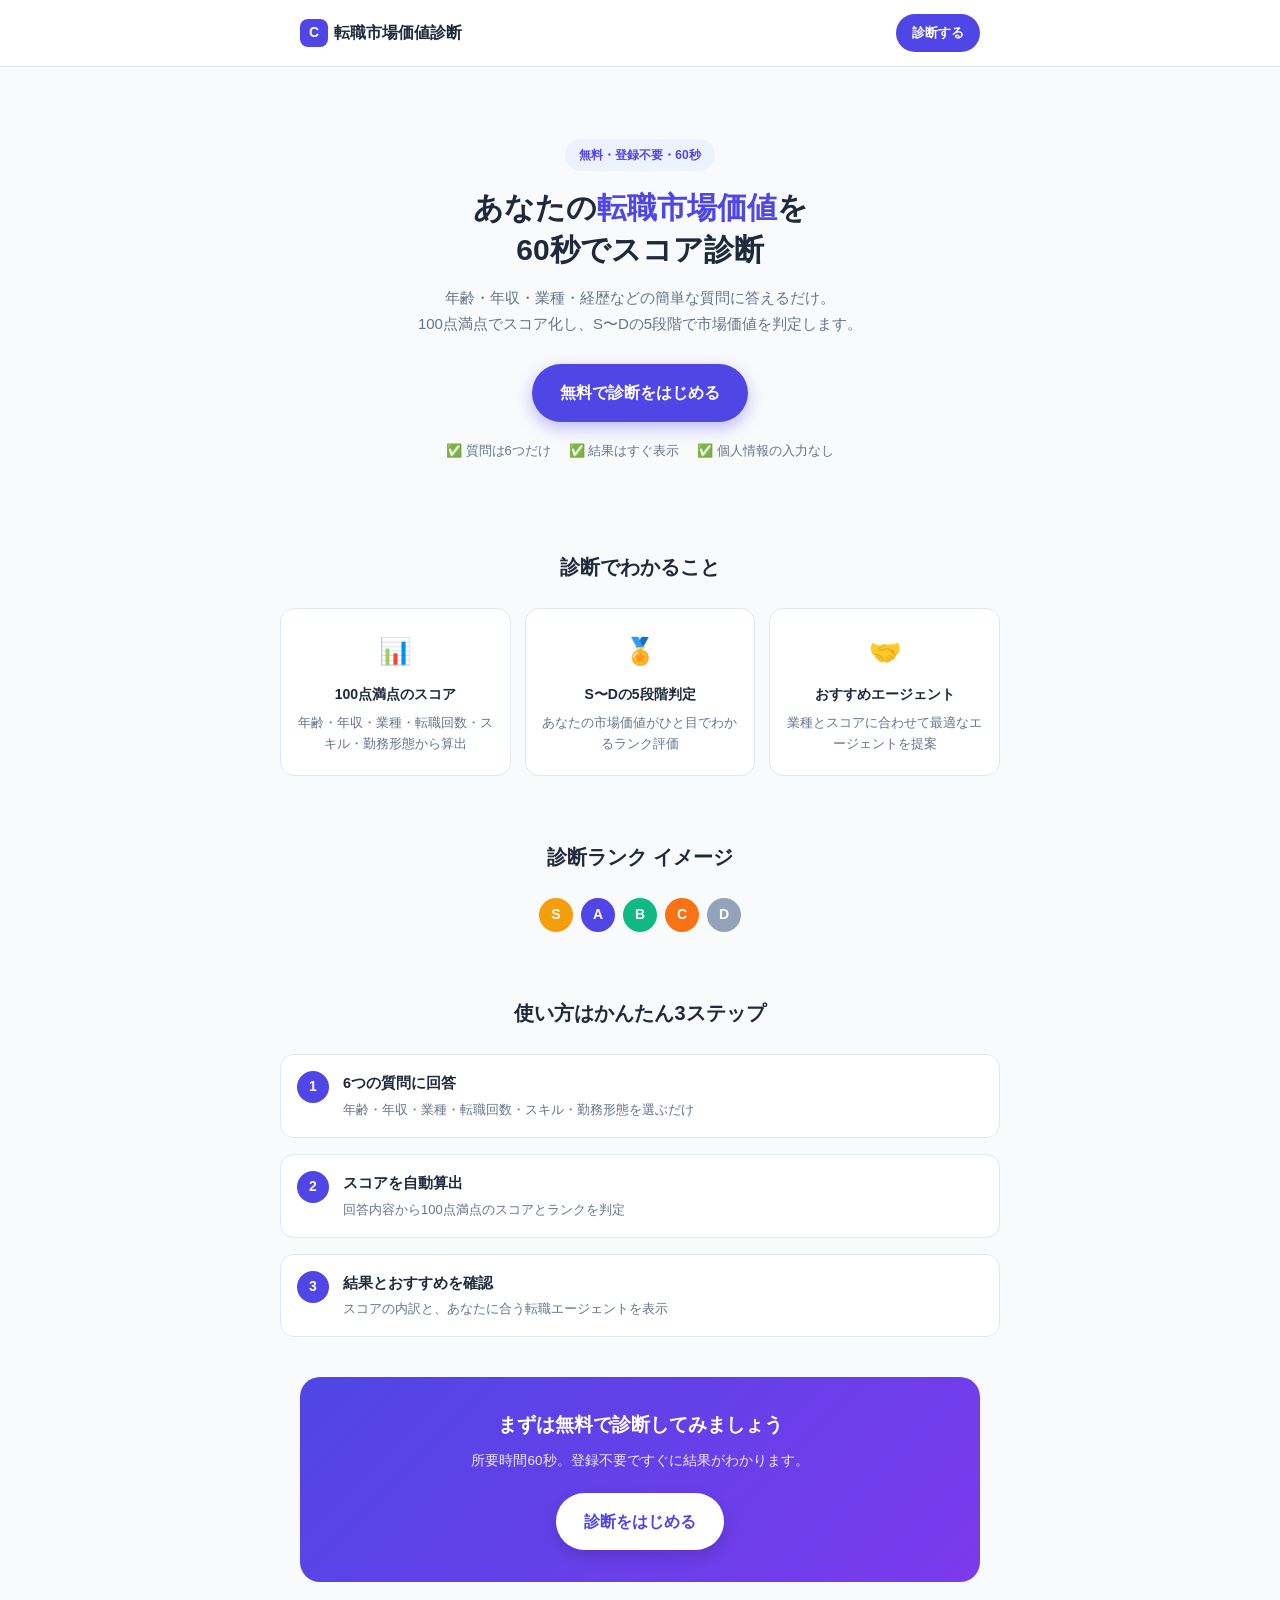
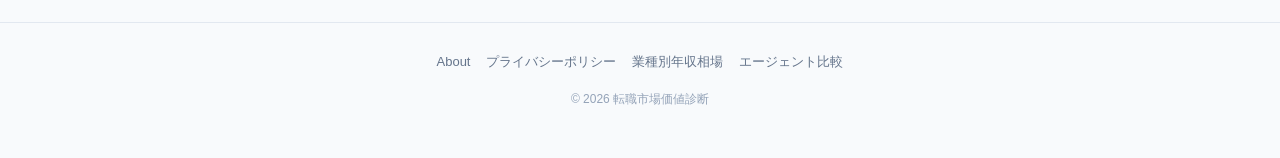
<file: index.html>
<!DOCTYPE html>
<html lang="ja">
<head>
<meta charset="UTF-8">
<meta name="viewport" content="width=device-width, initial-scale=1.0">
<title>転職市場価値診断 | 60秒であなたの市場価値をスコア化</title>
<meta name="description" content="7つの質問に答えるだけで、あなたの転職市場価値をS〜Dの5段階でスコア診断。業種や経歴に合わせたおすすめの転職エージェントもわかります。">
<link rel="stylesheet" href="css/style.css">
</head>
<body>
<div class="page">

  <header class="site-header">
    <div class="site-header__inner">
      <a class="site-logo" href="/">
        <span class="site-logo__mark">C</span>
        転職市場価値診断
      </a>
      <a class="header-cta" href="/diagnosis/">診断する</a>
    </div>
  </header>

  <main class="main">
    <section class="hero container">
      <span class="hero__eyebrow">無料・登録不要・60秒</span>
      <h1 class="hero__title">あなたの<em>転職市場価値</em>を<br>60秒でスコア診断</h1>
      <p class="hero__desc">
        年齢・年収・業種・経歴などの簡単な質問に答えるだけ。<br>
        100点満点でスコア化し、S〜Dの5段階で市場価値を判定します。
      </p>
      <a class="btn btn-primary" href="/diagnosis/">無料で診断をはじめる</a>
      <div class="hero__meta">
        <span>✅ 質問は6つだけ</span>
        <span>✅ 結果はすぐ表示</span>
        <span>✅ 個人情報の入力なし</span>
      </div>
    </section>

    <section class="section container">
      <h2 class="section__title">診断でわかること</h2>
      <div class="card-grid">
        <div class="feature-card">
          <div class="feature-card__icon">📊</div>
          <div class="feature-card__title">100点満点のスコア</div>
          <p class="feature-card__desc">年齢・年収・業種・転職回数・スキル・勤務形態から算出</p>
        </div>
        <div class="feature-card">
          <div class="feature-card__icon">🏅</div>
          <div class="feature-card__title">S〜Dの5段階判定</div>
          <p class="feature-card__desc">あなたの市場価値がひと目でわかるランク評価</p>
        </div>
        <div class="feature-card">
          <div class="feature-card__icon">🤝</div>
          <div class="feature-card__title">おすすめエージェント</div>
          <p class="feature-card__desc">業種とスコアに合わせて最適なエージェントを提案</p>
        </div>
      </div>
    </section>

    <section class="section container">
      <h2 class="section__title">診断ランク イメージ</h2>
      <div class="rank-preview">
        <span class="rank-chip" style="background:var(--rank-s)">S</span>
        <span class="rank-chip" style="background:var(--rank-a)">A</span>
        <span class="rank-chip" style="background:var(--rank-b)">B</span>
        <span class="rank-chip" style="background:var(--rank-c)">C</span>
        <span class="rank-chip" style="background:var(--rank-d)">D</span>
      </div>
    </section>

    <section class="section container">
      <h2 class="section__title">使い方はかんたん3ステップ</h2>
      <div class="steps">
        <div class="step-row">
          <span class="step-row__num">1</span>
          <div>
            <div class="step-row__title">6つの質問に回答</div>
            <p class="step-row__desc">年齢・年収・業種・転職回数・スキル・勤務形態を選ぶだけ</p>
          </div>
        </div>
        <div class="step-row">
          <span class="step-row__num">2</span>
          <div>
            <div class="step-row__title">スコアを自動算出</div>
            <p class="step-row__desc">回答内容から100点満点のスコアとランクを判定</p>
          </div>
        </div>
        <div class="step-row">
          <span class="step-row__num">3</span>
          <div>
            <div class="step-row__title">結果とおすすめを確認</div>
            <p class="step-row__desc">スコアの内訳と、あなたに合う転職エージェントを表示</p>
          </div>
        </div>
      </div>
    </section>

    <section class="container">
      <div class="cta-band">
        <div class="cta-band__title">まずは無料で診断してみましょう</div>
        <p class="cta-band__desc">所要時間60秒。登録不要ですぐに結果がわかります。</p>
        <a class="btn btn-primary" href="/diagnosis/">診断をはじめる</a>
      </div>
    </section>
  </main>

  <footer class="site-footer">
    <nav class="footer-nav container">
      <a href="/about/">About</a>
      <a href="/privacy/">プライバシーポリシー</a>
      <a href="/salary/">業種別年収相場</a>
      <a href="/agent-comparison/">エージェント比較</a>
    </nav>
    <p class="footer-copy">&copy; 2026 転職市場価値診断</p>
  </footer>

</div>
</body>
</html>
</file>
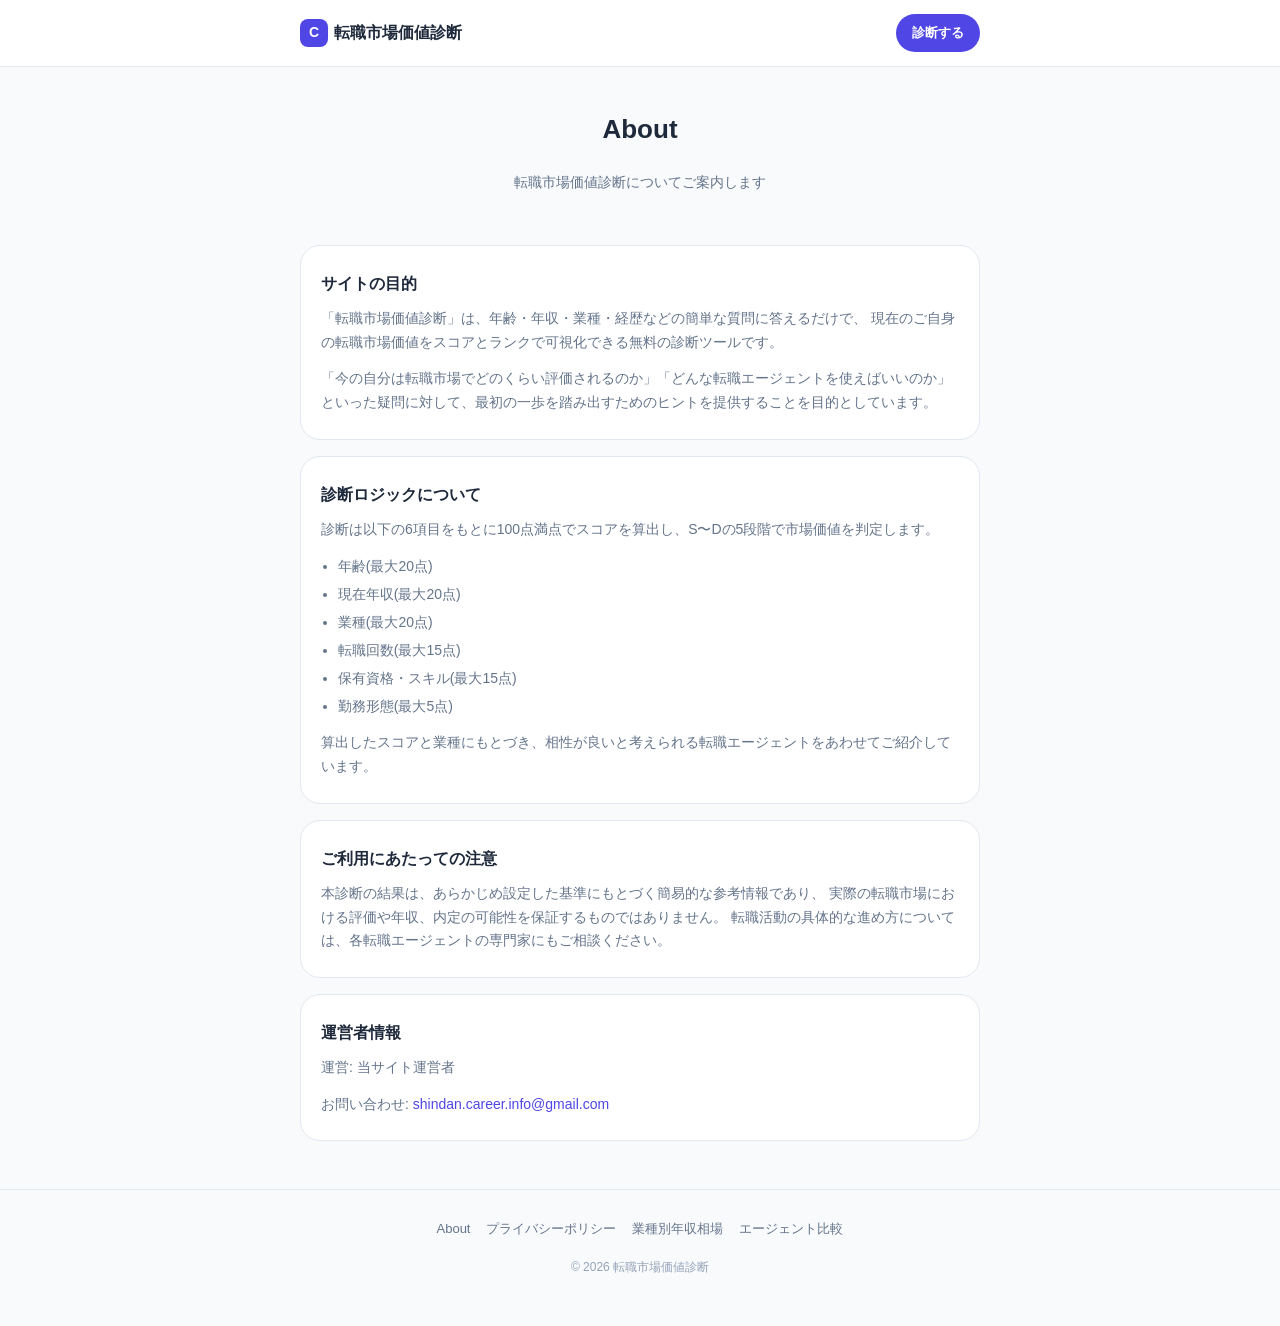
<file: about/index.html>
<!DOCTYPE html>
<html lang="ja">
<head>
<meta charset="UTF-8">
<meta name="viewport" content="width=device-width, initial-scale=1.0">
<title>About | 転職市場価値診断</title>
<meta name="description" content="転職市場価値診断の目的や診断ロジック、運営者情報についてご案内します。">
<link rel="stylesheet" href="../css/style.css">
</head>
<body>
<div class="page">

  <header class="site-header">
    <div class="site-header__inner">
      <a class="site-logo" href="/">
        <span class="site-logo__mark">C</span>
        転職市場価値診断
      </a>
      <a class="header-cta" href="/diagnosis/">診断する</a>
    </div>
  </header>

  <main class="main">
    <div class="container">
      <section class="page-hero">
        <h1 class="page-hero__title">About</h1>
        <p class="page-hero__desc">転職市場価値診断についてご案内します</p>
      </section>

      <section class="section">
        <div class="prose-card">
          <h2>サイトの目的</h2>
          <p>
            「転職市場価値診断」は、年齢・年収・業種・経歴などの簡単な質問に答えるだけで、
            現在のご自身の転職市場価値をスコアとランクで可視化できる無料の診断ツールです。
          </p>
          <p>
            「今の自分は転職市場でどのくらい評価されるのか」「どんな転職エージェントを使えばいいのか」
            といった疑問に対して、最初の一歩を踏み出すためのヒントを提供することを目的としています。
          </p>
        </div>

        <div class="prose-card">
          <h2>診断ロジックについて</h2>
          <p>
            診断は以下の6項目をもとに100点満点でスコアを算出し、S〜Dの5段階で市場価値を判定します。
          </p>
          <ul>
            <li>年齢(最大20点)</li>
            <li>現在年収(最大20点)</li>
            <li>業種(最大20点)</li>
            <li>転職回数(最大15点)</li>
            <li>保有資格・スキル(最大15点)</li>
            <li>勤務形態(最大5点)</li>
          </ul>
          <p>
            算出したスコアと業種にもとづき、相性が良いと考えられる転職エージェントをあわせてご紹介しています。
          </p>
        </div>

        <div class="prose-card">
          <h2>ご利用にあたっての注意</h2>
          <p>
            本診断の結果は、あらかじめ設定した基準にもとづく簡易的な参考情報であり、
            実際の転職市場における評価や年収、内定の可能性を保証するものではありません。
            転職活動の具体的な進め方については、各転職エージェントの専門家にもご相談ください。
          </p>
        </div>

        <div class="prose-card">
          <h2>運営者情報</h2>
          <p>運営: 当サイト運営者</p>
          <p>お問い合わせ: <a href="mailto:shindan.career.info@gmail.com">shindan.career.info@gmail.com</a></p>
        </div>
      </section>
    </div>
  </main>

  <footer class="site-footer">
    <nav class="footer-nav container">
      <a href="/about/">About</a>
      <a href="/privacy/">プライバシーポリシー</a>
      <a href="/salary/">業種別年収相場</a>
      <a href="/agent-comparison/">エージェント比較</a>
    </nav>
    <p class="footer-copy">&copy; 2026 転職市場価値診断</p>
  </footer>

</div>
</body>
</html>
</file>
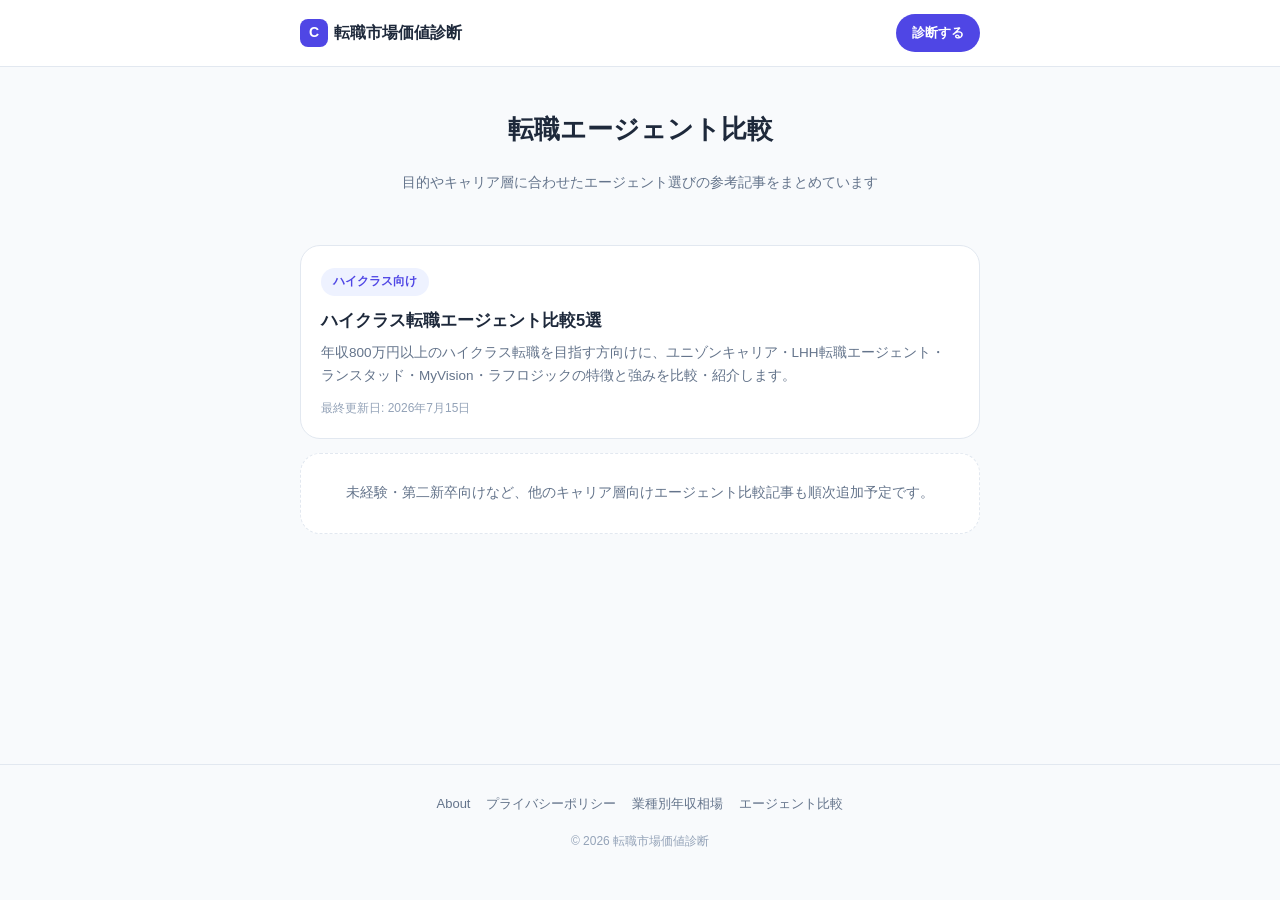
<file: agent-comparison/index.html>
<!DOCTYPE html>
<html lang="ja">
<head>
<meta charset="UTF-8">
<meta name="viewport" content="width=device-width, initial-scale=1.0">
<title>転職エージェント比較 | 転職市場価値診断</title>
<meta name="description" content="転職エージェントの比較記事一覧です。目的やキャリア層に合わせたエージェント選びの参考にしてください。">
<link rel="stylesheet" href="../css/style.css">
</head>
<body>
<div class="page">

  <header class="site-header">
    <div class="site-header__inner">
      <a class="site-logo" href="/">
        <span class="site-logo__mark">C</span>
        転職市場価値診断
      </a>
      <a class="header-cta" href="/diagnosis/">診断する</a>
    </div>
  </header>

  <main class="main">
    <div class="container">
      <section class="page-hero">
        <h1 class="page-hero__title">転職エージェント比較</h1>
        <p class="page-hero__desc">目的やキャリア層に合わせたエージェント選びの参考記事をまとめています</p>
      </section>

      <section class="section">
        <div class="article-list">
          <a class="article-card" href="/agent-comparison/highclass/">
            <span class="article-card__tag">ハイクラス向け</span>
            <div class="article-card__title">ハイクラス転職エージェント比較5選</div>
            <p class="article-card__desc">
              年収800万円以上のハイクラス転職を目指す方向けに、ユニゾンキャリア・LHH転職エージェント・
              ランスタッド・MyVision・ラフロジックの特徴と強みを比較・紹介します。
            </p>
            <div class="article-card__meta">最終更新日: 2026年7月15日</div>
          </a>
        </div>

        <p class="category-empty" style="margin-top:14px;">
          未経験・第二新卒向けなど、他のキャリア層向けエージェント比較記事も順次追加予定です。
        </p>
      </section>
    </div>
  </main>

  <footer class="site-footer">
    <nav class="footer-nav container">
      <a href="/about/">About</a>
      <a href="/privacy/">プライバシーポリシー</a>
      <a href="/salary/">業種別年収相場</a>
      <a href="/agent-comparison/">エージェント比較</a>
    </nav>
    <p class="footer-copy">&copy; 2026 転職市場価値診断</p>
  </footer>

</div>
</body>
</html>
</file>
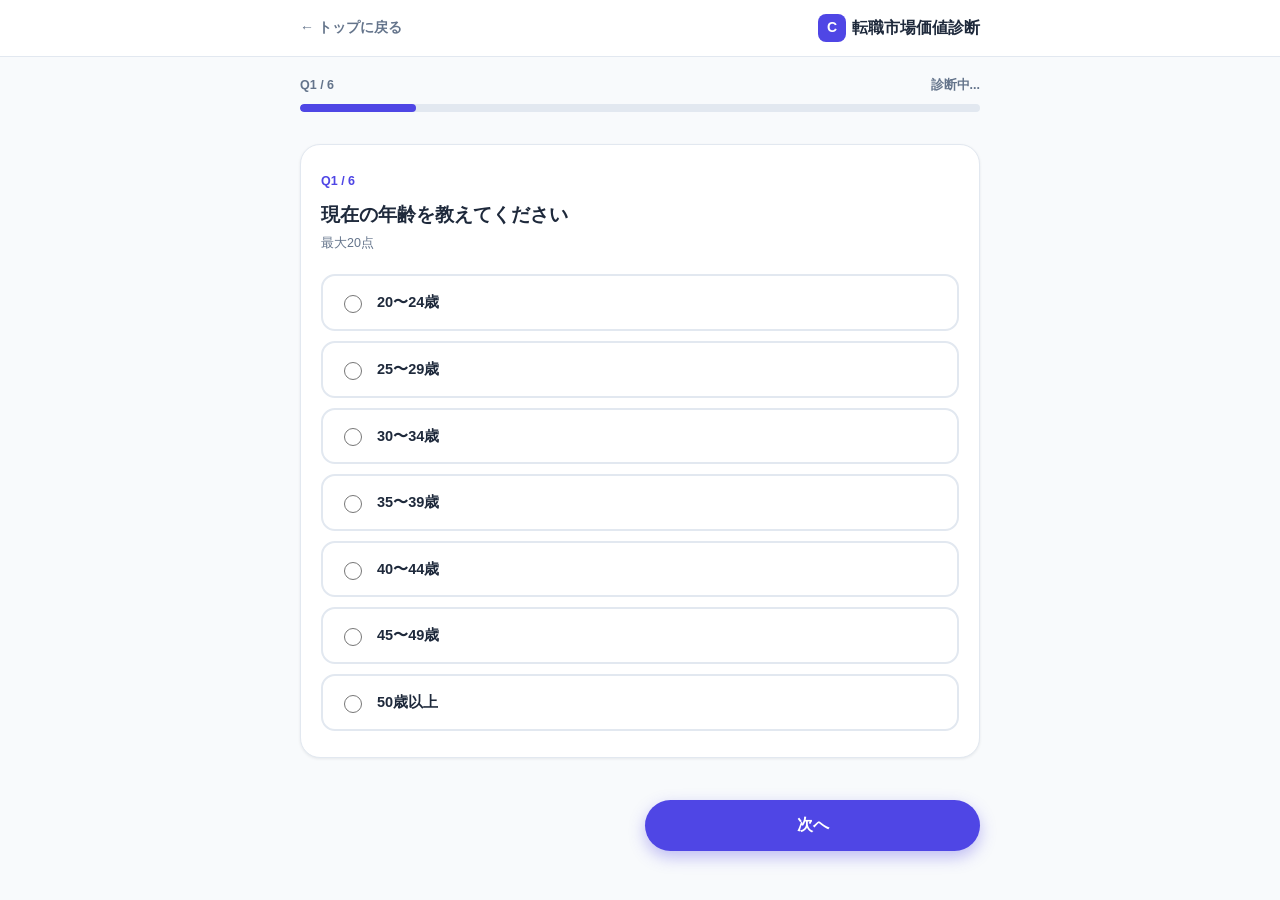
<file: diagnosis/index.html>
<!DOCTYPE html>
<html lang="ja">
<head>
<meta charset="UTF-8">
<meta name="viewport" content="width=device-width, initial-scale=1.0">
<title>診断ツール | 転職市場価値診断</title>
<meta name="description" content="6つの質問に答えて、あなたの転職市場価値をスコア診断します。">
<link rel="stylesheet" href="../css/style.css">
</head>
<body>
<div class="page">

  <header class="site-header">
    <div class="site-header__inner">
      <a class="header-back" href="/">&larr; トップに戻る</a>
      <a class="site-logo" href="/">
        <span class="site-logo__mark">C</span>
        転職市場価値診断
      </a>
    </div>
  </header>

  <main class="main">
    <div class="container">
      <div class="progress-wrap">
        <div class="progress-label">
          <span id="progressLabel">Q1 / 6</span>
          <span>診断中...</span>
        </div>
        <div class="progress-bar">
          <div class="progress-bar__fill" id="progressFill"></div>
        </div>
      </div>

      <div class="question-wrap">
        <div id="questionMount"></div>
        <p class="error-msg" id="errorMsg">選択肢を選んでください</p>
      </div>

      <div class="wizard-nav">
        <button type="button" class="btn btn-outline" id="backBtn">戻る</button>
        <button type="button" class="btn btn-primary" id="nextBtn">次へ</button>
      </div>
    </div>
  </main>

</div>

<script src="../js/data.js"></script>
<script src="../js/diagnosis.js"></script>
</body>
</html>
</file>
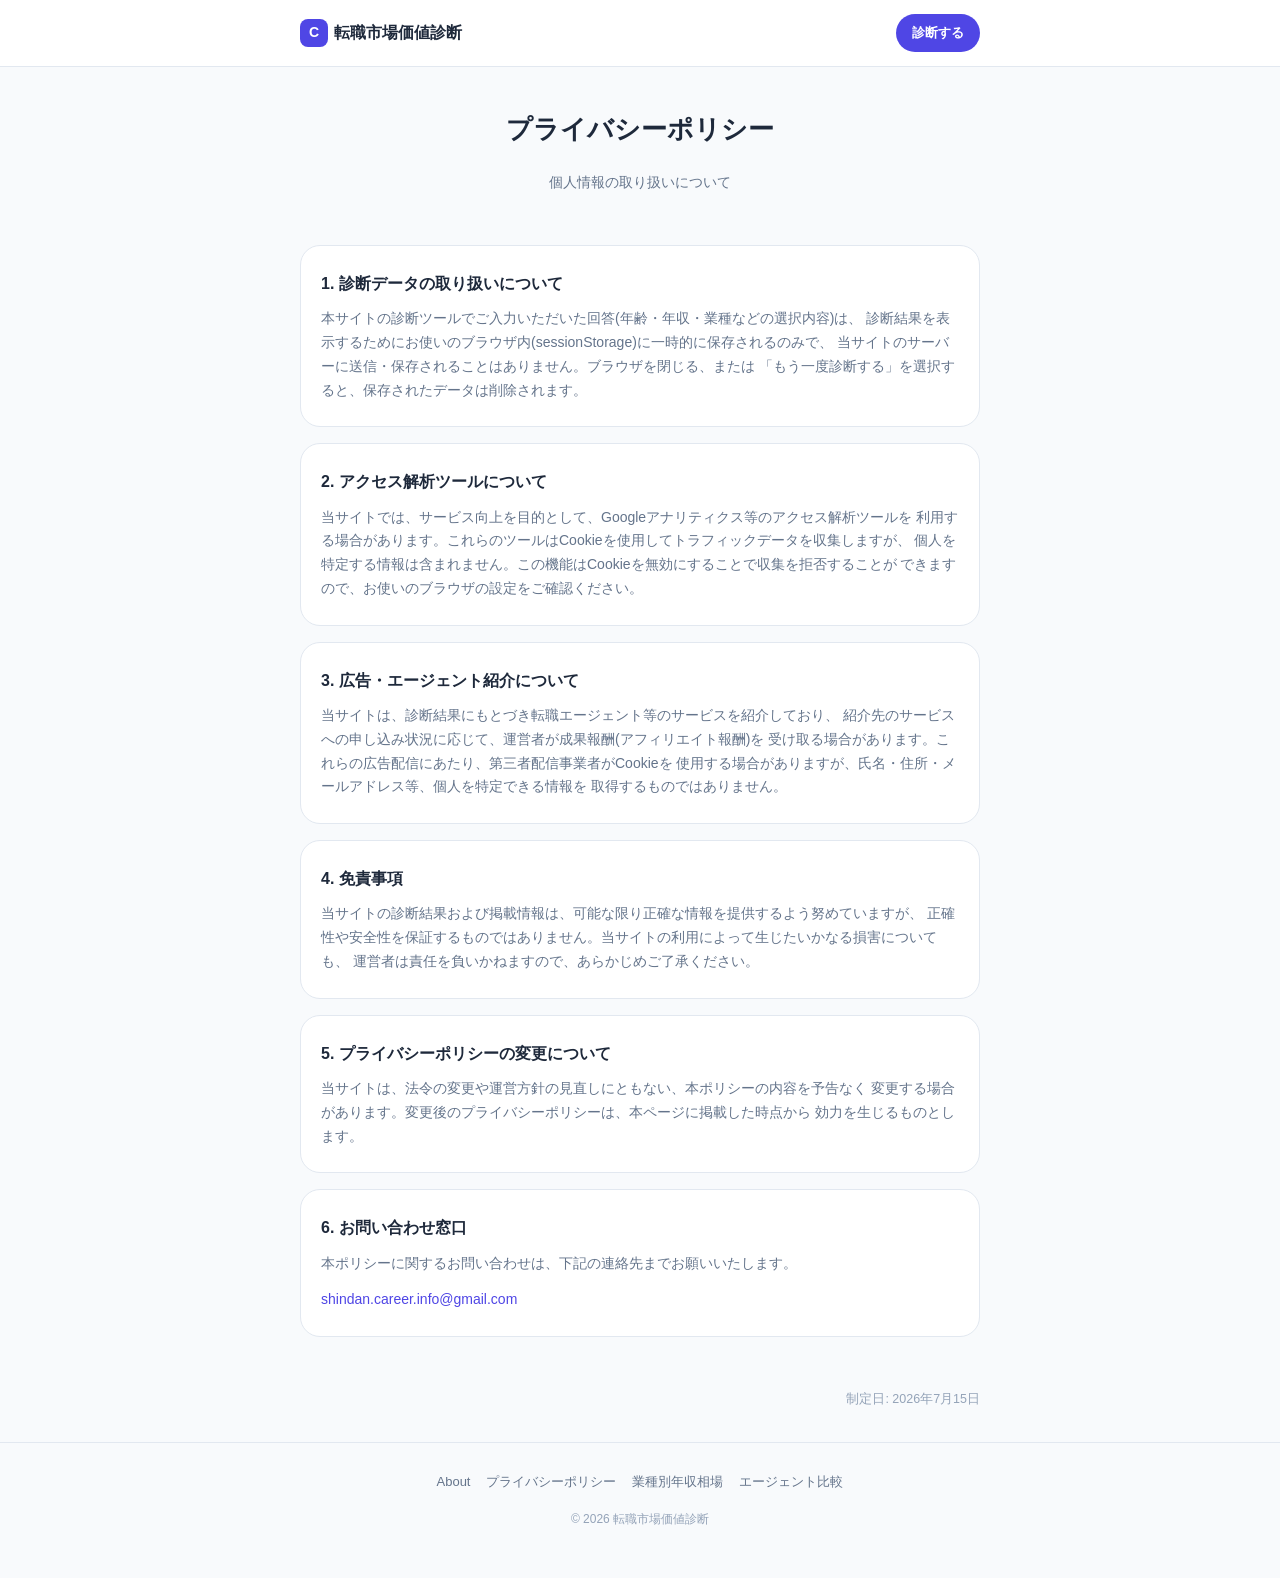
<file: privacy/index.html>
<!DOCTYPE html>
<html lang="ja">
<head>
<meta charset="UTF-8">
<meta name="viewport" content="width=device-width, initial-scale=1.0">
<title>プライバシーポリシー | 転職市場価値診断</title>
<meta name="description" content="転職市場価値診断における個人情報の取り扱い、アクセス解析、広告配信に関するプライバシーポリシーです。">
<link rel="stylesheet" href="../css/style.css">
</head>
<body>
<div class="page">

  <header class="site-header">
    <div class="site-header__inner">
      <a class="site-logo" href="/">
        <span class="site-logo__mark">C</span>
        転職市場価値診断
      </a>
      <a class="header-cta" href="/diagnosis/">診断する</a>
    </div>
  </header>

  <main class="main">
    <div class="container">
      <section class="page-hero">
        <h1 class="page-hero__title">プライバシーポリシー</h1>
        <p class="page-hero__desc">個人情報の取り扱いについて</p>
      </section>

      <section class="section">
        <div class="prose-card">
          <h2>1. 診断データの取り扱いについて</h2>
          <p>
            本サイトの診断ツールでご入力いただいた回答(年齢・年収・業種などの選択内容)は、
            診断結果を表示するためにお使いのブラウザ内(sessionStorage)に一時的に保存されるのみで、
            当サイトのサーバーに送信・保存されることはありません。ブラウザを閉じる、または
            「もう一度診断する」を選択すると、保存されたデータは削除されます。
          </p>
        </div>

        <div class="prose-card">
          <h2>2. アクセス解析ツールについて</h2>
          <p>
            当サイトでは、サービス向上を目的として、Googleアナリティクス等のアクセス解析ツールを
            利用する場合があります。これらのツールはCookieを使用してトラフィックデータを収集しますが、
            個人を特定する情報は含まれません。この機能はCookieを無効にすることで収集を拒否することが
            できますので、お使いのブラウザの設定をご確認ください。
          </p>
        </div>

        <div class="prose-card">
          <h2>3. 広告・エージェント紹介について</h2>
          <p>
            当サイトは、診断結果にもとづき転職エージェント等のサービスを紹介しており、
            紹介先のサービスへの申し込み状況に応じて、運営者が成果報酬(アフィリエイト報酬)を
            受け取る場合があります。これらの広告配信にあたり、第三者配信事業者がCookieを
            使用する場合がありますが、氏名・住所・メールアドレス等、個人を特定できる情報を
            取得するものではありません。
          </p>
        </div>

        <div class="prose-card">
          <h2>4. 免責事項</h2>
          <p>
            当サイトの診断結果および掲載情報は、可能な限り正確な情報を提供するよう努めていますが、
            正確性や安全性を保証するものではありません。当サイトの利用によって生じたいかなる損害についても、
            運営者は責任を負いかねますので、あらかじめご了承ください。
          </p>
        </div>

        <div class="prose-card">
          <h2>5. プライバシーポリシーの変更について</h2>
          <p>
            当サイトは、法令の変更や運営方針の見直しにともない、本ポリシーの内容を予告なく
            変更する場合があります。変更後のプライバシーポリシーは、本ページに掲載した時点から
            効力を生じるものとします。
          </p>
        </div>

        <div class="prose-card">
          <h2>6. お問い合わせ窓口</h2>
          <p>
            本ポリシーに関するお問い合わせは、下記の連絡先までお願いいたします。
          </p>
          <p><a href="mailto:shindan.career.info@gmail.com">shindan.career.info@gmail.com</a></p>
        </div>
      </section>

      <p class="prose-meta">制定日: 2026年7月15日</p>
    </div>
  </main>

  <footer class="site-footer">
    <nav class="footer-nav container">
      <a href="/about/">About</a>
      <a href="/privacy/">プライバシーポリシー</a>
      <a href="/salary/">業種別年収相場</a>
      <a href="/agent-comparison/">エージェント比較</a>
    </nav>
    <p class="footer-copy">&copy; 2026 転職市場価値診断</p>
  </footer>

</div>
</body>
</html>
</file>
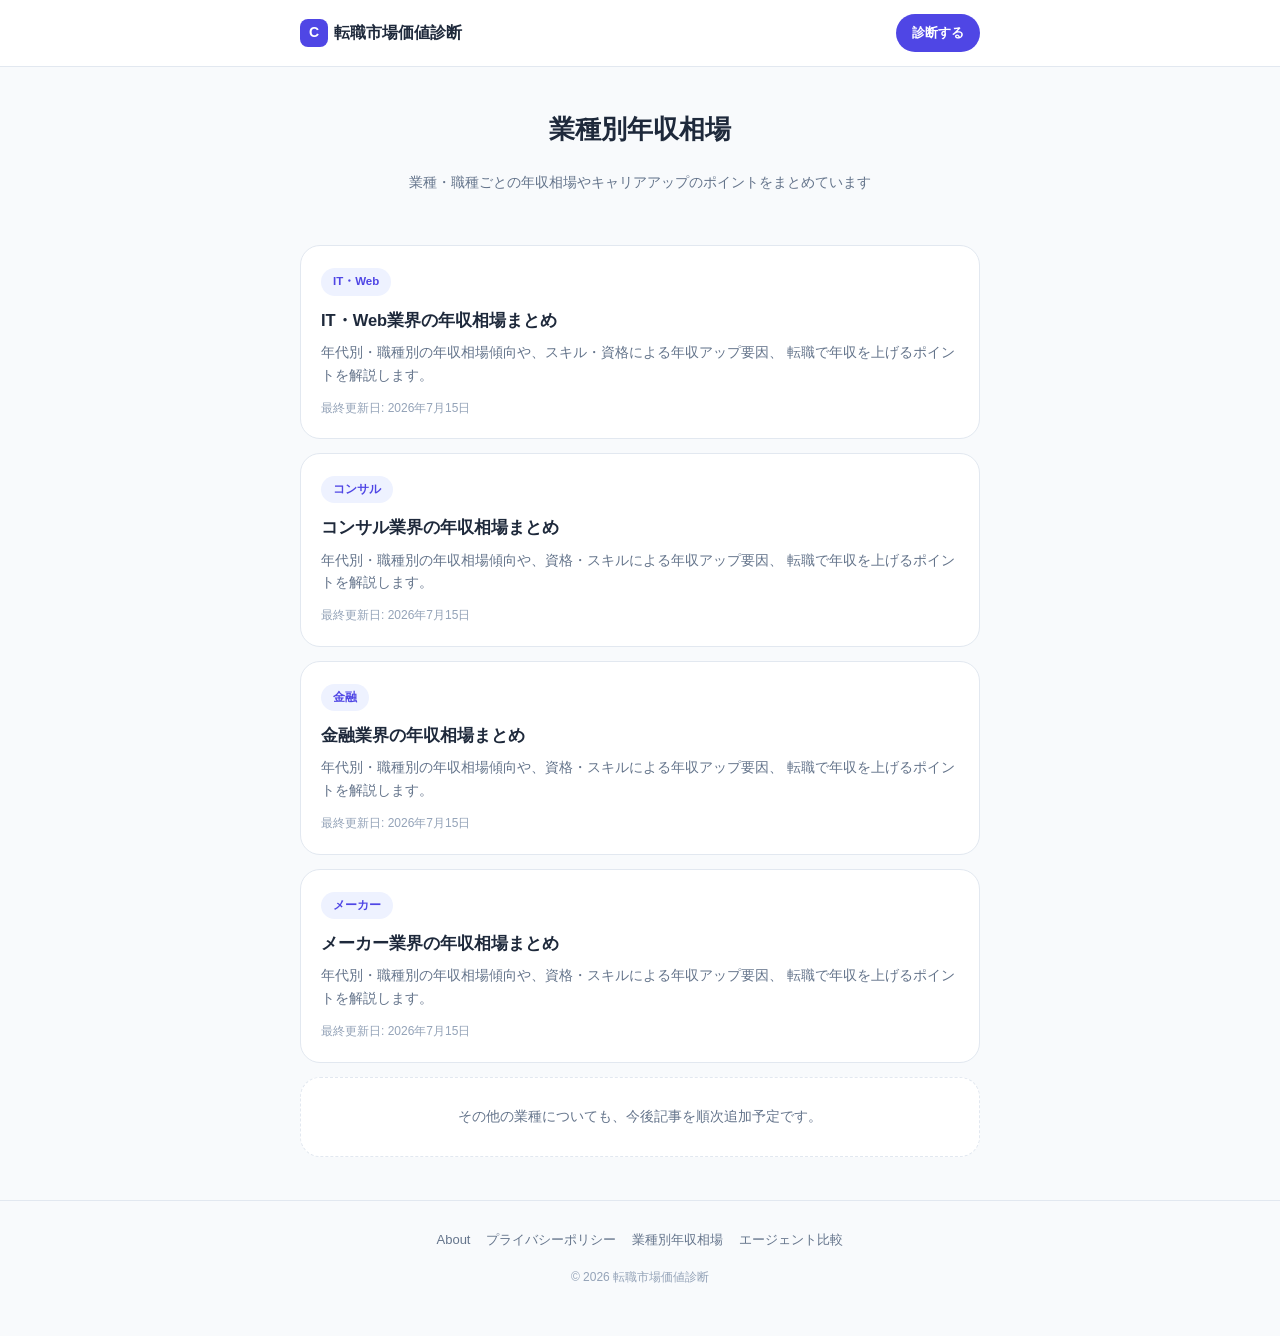
<file: salary/index.html>
<!DOCTYPE html>
<html lang="ja">
<head>
<meta charset="UTF-8">
<meta name="viewport" content="width=device-width, initial-scale=1.0">
<title>業種別年収相場 | 転職市場価値診断</title>
<meta name="description" content="業種・職種別の年収相場をまとめた記事一覧です。年代別・職種別の相場感やキャリアアップのポイントを紹介しています。">
<link rel="stylesheet" href="../css/style.css">
</head>
<body>
<div class="page">

  <header class="site-header">
    <div class="site-header__inner">
      <a class="site-logo" href="/">
        <span class="site-logo__mark">C</span>
        転職市場価値診断
      </a>
      <a class="header-cta" href="/diagnosis/">診断する</a>
    </div>
  </header>

  <main class="main">
    <div class="container">
      <section class="page-hero">
        <h1 class="page-hero__title">業種別年収相場</h1>
        <p class="page-hero__desc">業種・職種ごとの年収相場やキャリアアップのポイントをまとめています</p>
      </section>

      <section class="section">
        <div class="article-list">
          <a class="article-card" href="/salary/it-engineer/">
            <span class="article-card__tag">IT・Web</span>
            <div class="article-card__title">IT・Web業界の年収相場まとめ</div>
            <p class="article-card__desc">
              年代別・職種別の年収相場傾向や、スキル・資格による年収アップ要因、
              転職で年収を上げるポイントを解説します。
            </p>
            <div class="article-card__meta">最終更新日: 2026年7月15日</div>
          </a>

          <a class="article-card" href="/salary/consulting/">
            <span class="article-card__tag">コンサル</span>
            <div class="article-card__title">コンサル業界の年収相場まとめ</div>
            <p class="article-card__desc">
              年代別・職種別の年収相場傾向や、資格・スキルによる年収アップ要因、
              転職で年収を上げるポイントを解説します。
            </p>
            <div class="article-card__meta">最終更新日: 2026年7月15日</div>
          </a>

          <a class="article-card" href="/salary/finance/">
            <span class="article-card__tag">金融</span>
            <div class="article-card__title">金融業界の年収相場まとめ</div>
            <p class="article-card__desc">
              年代別・職種別の年収相場傾向や、資格・スキルによる年収アップ要因、
              転職で年収を上げるポイントを解説します。
            </p>
            <div class="article-card__meta">最終更新日: 2026年7月15日</div>
          </a>

          <a class="article-card" href="/salary/manufacturer/">
            <span class="article-card__tag">メーカー</span>
            <div class="article-card__title">メーカー業界の年収相場まとめ</div>
            <p class="article-card__desc">
              年代別・職種別の年収相場傾向や、資格・スキルによる年収アップ要因、
              転職で年収を上げるポイントを解説します。
            </p>
            <div class="article-card__meta">最終更新日: 2026年7月15日</div>
          </a>
        </div>

        <p class="category-empty" style="margin-top:14px;">
          その他の業種についても、今後記事を順次追加予定です。
        </p>
      </section>
    </div>
  </main>

  <footer class="site-footer">
    <nav class="footer-nav container">
      <a href="/about/">About</a>
      <a href="/privacy/">プライバシーポリシー</a>
      <a href="/salary/">業種別年収相場</a>
      <a href="/agent-comparison/">エージェント比較</a>
    </nav>
    <p class="footer-copy">&copy; 2026 転職市場価値診断</p>
  </footer>

</div>
</body>
</html>
</file>
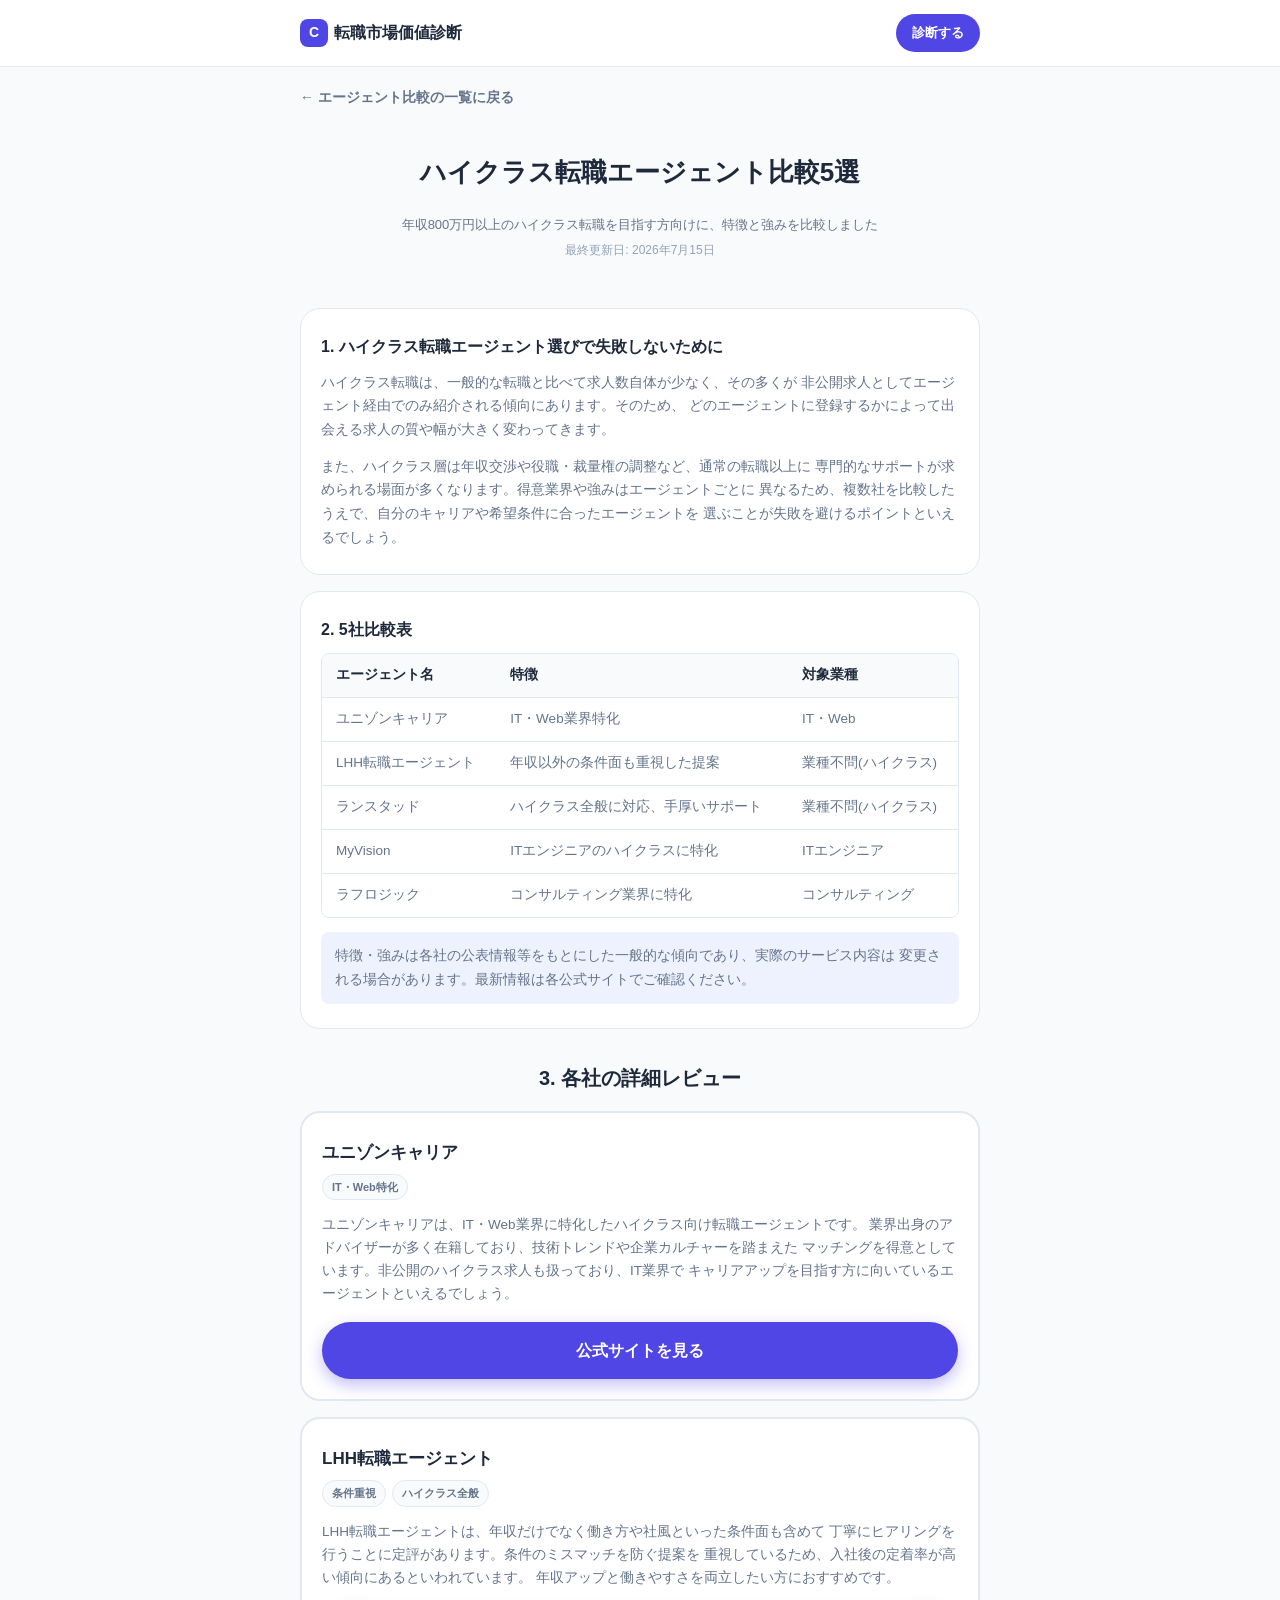
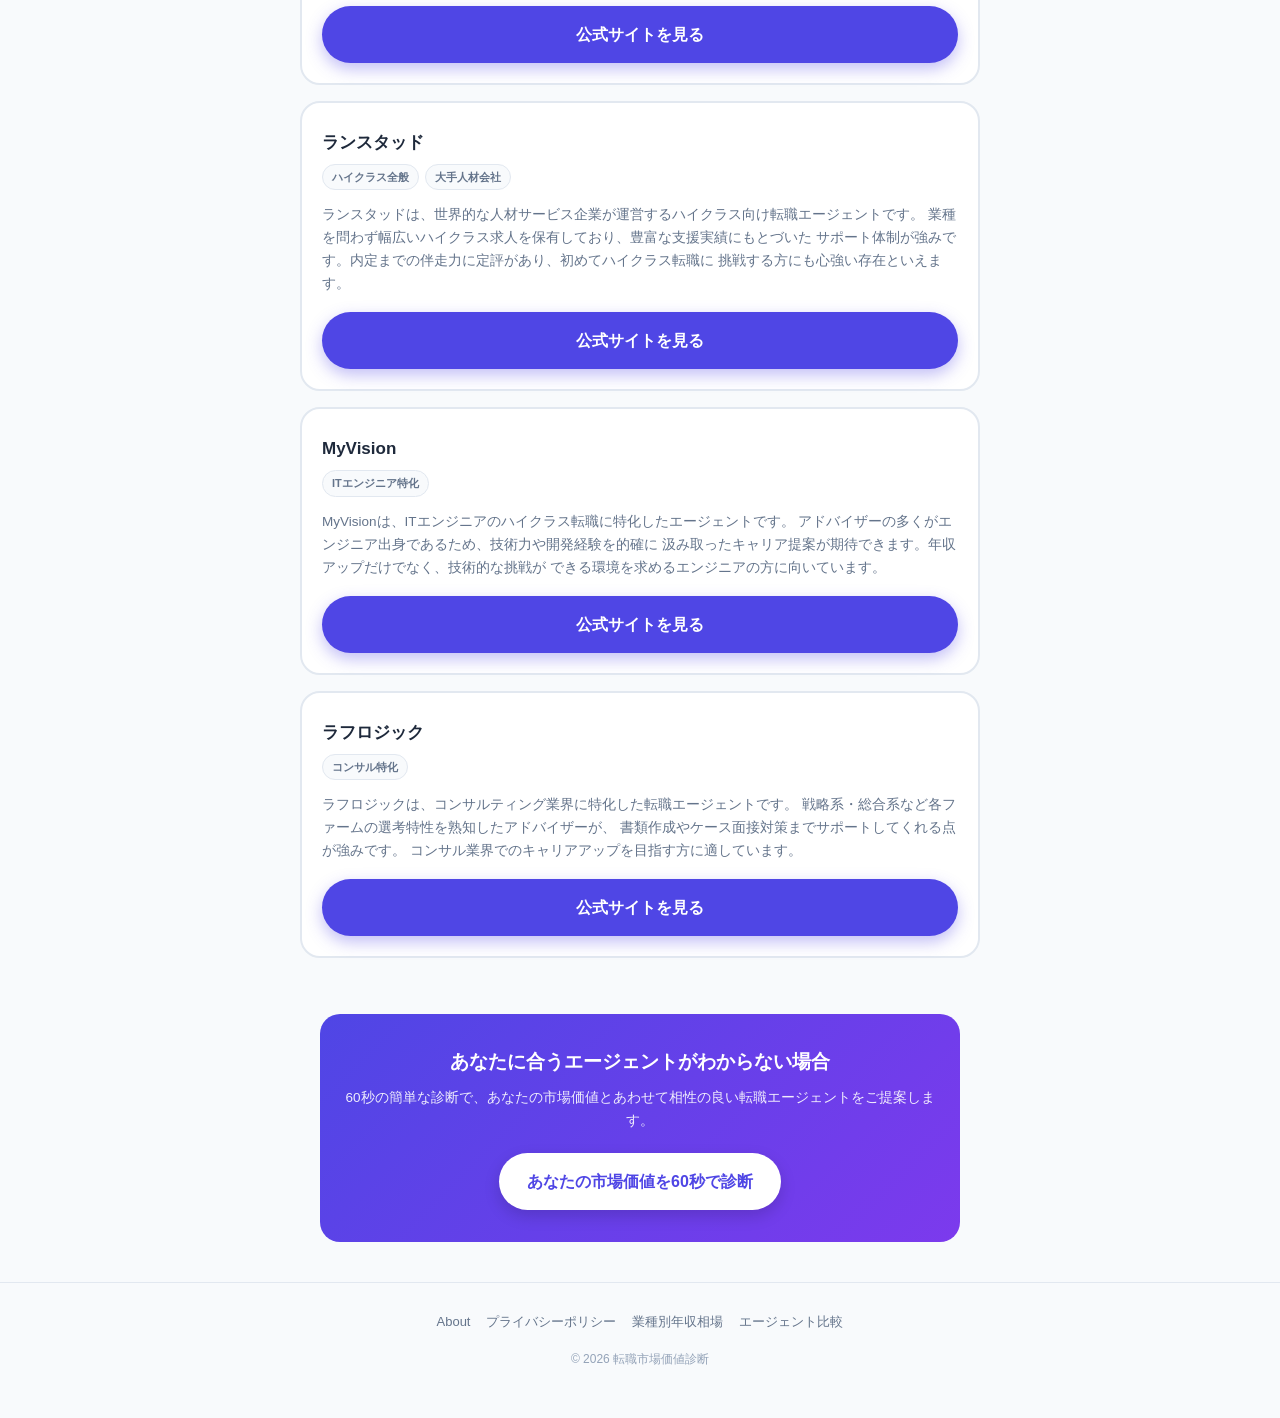
<file: agent-comparison/highclass/index.html>
<!DOCTYPE html>
<html lang="ja">
<head>
<meta charset="UTF-8">
<meta name="viewport" content="width=device-width, initial-scale=1.0">
<title>ハイクラス転職エージェント比較5選 | 転職市場価値診断</title>
<meta name="description" content="年収800万円以上のハイクラス転職を目指す方向けに、ユニゾンキャリア・LHH転職エージェント・ランスタッド・MyVision・ラフロジックの特徴と強みを比較・紹介します。">
<link rel="stylesheet" href="../../css/style.css">
</head>
<body>
<div class="page">

  <header class="site-header">
    <div class="site-header__inner">
      <a class="site-logo" href="/">
        <span class="site-logo__mark">C</span>
        転職市場価値診断
      </a>
      <a class="header-cta" href="/diagnosis/">診断する</a>
    </div>
  </header>

  <main class="main">
    <div class="container">
      <p style="margin:16px 0 0;"><a class="header-back" href="/agent-comparison/">&larr; エージェント比較の一覧に戻る</a></p>
      <section class="page-hero">
        <h1 class="page-hero__title">ハイクラス転職エージェント比較5選</h1>
        <p class="article-lead">年収800万円以上のハイクラス転職を目指す方向けに、特徴と強みを比較しました</p>
        <p class="article-updated">最終更新日: 2026年7月15日</p>
      </section>

      <section class="section">

        <div class="prose-card">
          <h2>1. ハイクラス転職エージェント選びで失敗しないために</h2>
          <p>
            ハイクラス転職は、一般的な転職と比べて求人数自体が少なく、その多くが
            非公開求人としてエージェント経由でのみ紹介される傾向にあります。そのため、
            どのエージェントに登録するかによって出会える求人の質や幅が大きく変わってきます。
          </p>
          <p>
            また、ハイクラス層は年収交渉や役職・裁量権の調整など、通常の転職以上に
            専門的なサポートが求められる場面が多くなります。得意業界や強みはエージェントごとに
            異なるため、複数社を比較したうえで、自分のキャリアや希望条件に合ったエージェントを
            選ぶことが失敗を避けるポイントといえるでしょう。
          </p>
        </div>

        <div class="prose-card">
          <h2>2. 5社比較表</h2>
          <div class="table-wrap">
            <table class="data-table">
              <thead>
                <tr><th>エージェント名</th><th>特徴</th><th>対象業種</th></tr>
              </thead>
              <tbody>
                <tr><td>ユニゾンキャリア</td><td>IT・Web業界特化</td><td>IT・Web</td></tr>
                <tr><td>LHH転職エージェント</td><td>年収以外の条件面も重視した提案</td><td>業種不問(ハイクラス)</td></tr>
                <tr><td>ランスタッド</td><td>ハイクラス全般に対応、手厚いサポート</td><td>業種不問(ハイクラス)</td></tr>
                <tr><td>MyVision</td><td>ITエンジニアのハイクラスに特化</td><td>ITエンジニア</td></tr>
                <tr><td>ラフロジック</td><td>コンサルティング業界に特化</td><td>コンサルティング</td></tr>
              </tbody>
            </table>
          </div>
          <p class="note-box">
            特徴・強みは各社の公表情報等をもとにした一般的な傾向であり、実際のサービス内容は
            変更される場合があります。最新情報は各公式サイトでご確認ください。
          </p>
        </div>

        <h2 class="section__title" style="margin: 32px 0 16px;">3. 各社の詳細レビュー</h2>

        <div class="agent-card">
          <div class="agent-card__name">ユニゾンキャリア</div>
          <div class="agent-card__tags">
            <span class="mini-tag">IT・Web特化</span>
          </div>
          <p class="agent-card__desc">
            ユニゾンキャリアは、IT・Web業界に特化したハイクラス向け転職エージェントです。
            業界出身のアドバイザーが多く在籍しており、技術トレンドや企業カルチャーを踏まえた
            マッチングを得意としています。非公開のハイクラス求人も扱っており、IT業界で
            キャリアアップを目指す方に向いているエージェントといえるでしょう。
          </p>
          <a class="btn btn-primary btn-block" href="#" target="_blank" rel="noopener">公式サイトを見る</a>
        </div>

        <div class="agent-card">
          <div class="agent-card__name">LHH転職エージェント</div>
          <div class="agent-card__tags">
            <span class="mini-tag">条件重視</span>
            <span class="mini-tag">ハイクラス全般</span>
          </div>
          <p class="agent-card__desc">
            LHH転職エージェントは、年収だけでなく働き方や社風といった条件面も含めて
            丁寧にヒアリングを行うことに定評があります。条件のミスマッチを防ぐ提案を
            重視しているため、入社後の定着率が高い傾向にあるといわれています。
            年収アップと働きやすさを両立したい方におすすめです。
          </p>
          <a class="btn btn-primary btn-block" href="#" target="_blank" rel="noopener">公式サイトを見る</a>
        </div>

        <div class="agent-card">
          <div class="agent-card__name">ランスタッド</div>
          <div class="agent-card__tags">
            <span class="mini-tag">ハイクラス全般</span>
            <span class="mini-tag">大手人材会社</span>
          </div>
          <p class="agent-card__desc">
            ランスタッドは、世界的な人材サービス企業が運営するハイクラス向け転職エージェントです。
            業種を問わず幅広いハイクラス求人を保有しており、豊富な支援実績にもとづいた
            サポート体制が強みです。内定までの伴走力に定評があり、初めてハイクラス転職に
            挑戦する方にも心強い存在といえます。
          </p>
          <a class="btn btn-primary btn-block" href="#" target="_blank" rel="noopener">公式サイトを見る</a>
        </div>

        <div class="agent-card">
          <div class="agent-card__name">MyVision</div>
          <div class="agent-card__tags">
            <span class="mini-tag">ITエンジニア特化</span>
          </div>
          <p class="agent-card__desc">
            MyVisionは、ITエンジニアのハイクラス転職に特化したエージェントです。
            アドバイザーの多くがエンジニア出身であるため、技術力や開発経験を的確に
            汲み取ったキャリア提案が期待できます。年収アップだけでなく、技術的な挑戦が
            できる環境を求めるエンジニアの方に向いています。
          </p>
          <a class="btn btn-primary btn-block" href="#" target="_blank" rel="noopener">公式サイトを見る</a>
        </div>

        <div class="agent-card">
          <div class="agent-card__name">ラフロジック</div>
          <div class="agent-card__tags">
            <span class="mini-tag">コンサル特化</span>
          </div>
          <p class="agent-card__desc">
            ラフロジックは、コンサルティング業界に特化した転職エージェントです。
            戦略系・総合系など各ファームの選考特性を熟知したアドバイザーが、
            書類作成やケース面接対策までサポートしてくれる点が強みです。
            コンサル業界でのキャリアアップを目指す方に適しています。
          </p>
          <a class="btn btn-primary btn-block" href="#" target="_blank" rel="noopener">公式サイトを見る</a>
        </div>

      </section>

      <section class="container">
        <div class="cta-band">
          <div class="cta-band__title">あなたに合うエージェントがわからない場合</div>
          <p class="cta-band__desc">
            60秒の簡単な診断で、あなたの市場価値とあわせて相性の良い転職エージェントをご提案します。
          </p>
          <a class="btn btn-primary" href="/diagnosis/">あなたの市場価値を60秒で診断</a>
        </div>
      </section>
    </div>
  </main>

  <footer class="site-footer">
    <nav class="footer-nav container">
      <a href="/about/">About</a>
      <a href="/privacy/">プライバシーポリシー</a>
      <a href="/salary/">業種別年収相場</a>
      <a href="/agent-comparison/">エージェント比較</a>
    </nav>
    <p class="footer-copy">&copy; 2026 転職市場価値診断</p>
  </footer>

</div>
</body>
</html>
</file>
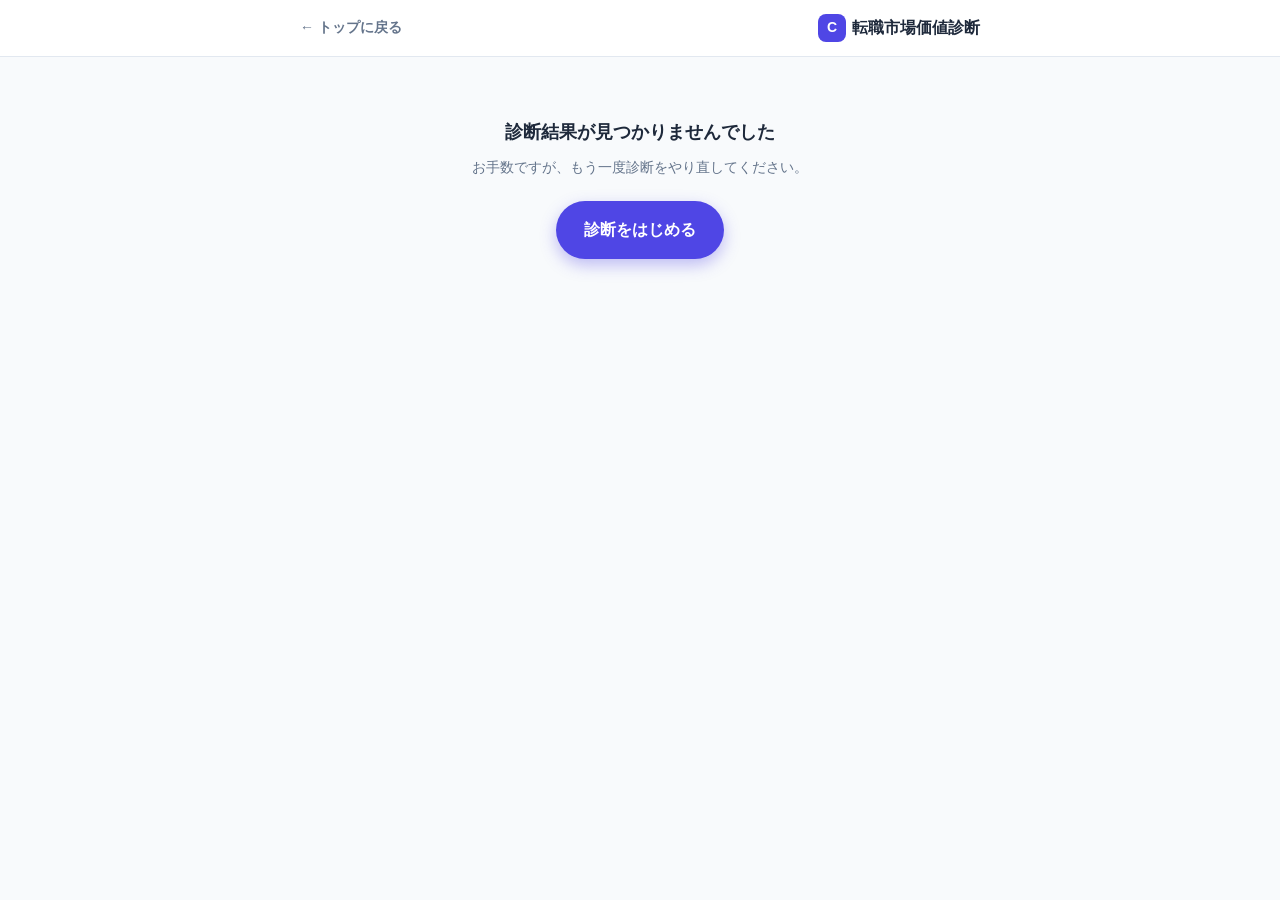
<file: diagnosis/result/index.html>
<!DOCTYPE html>
<html lang="ja">
<head>
<meta charset="UTF-8">
<meta name="viewport" content="width=device-width, initial-scale=1.0">
<title>診断結果 | 転職市場価値診断</title>
<meta name="description" content="あなたの転職市場価値の診断結果と、おすすめの転職エージェントを表示します。">
<link rel="stylesheet" href="../../css/style.css">
</head>
<body>
<div class="page">

  <header class="site-header">
    <div class="site-header__inner">
      <a class="header-back" href="/">&larr; トップに戻る</a>
      <a class="site-logo" href="/">
        <span class="site-logo__mark">C</span>
        転職市場価値診断
      </a>
    </div>
  </header>

  <main class="main">
    <div class="container" id="resultMain">
      <section class="result-hero">
        <div class="rank-badge" id="rankBadge"></div>
        <div class="result-score"><strong id="scoreValue"></strong> / 100 点</div>
        <h1 class="result-rank-title" id="rankTitle"></h1>
        <p class="result-rank-desc" id="rankDesc"></p>
        <span class="tag-badge" id="industryTag"></span>
      </section>

      <section class="section">
        <h2 class="section__title">スコアの内訳</h2>
        <div class="breakdown" id="breakdownMount"></div>
      </section>

      <section class="section">
        <div class="agent-section__title">あなたにおすすめの転職エージェント</div>
        <p class="agent-section__desc">業種と診断スコアをもとに、相性の良いエージェントをピックアップしました。</p>
        <div id="agentMount"></div>
      </section>

      <div class="result-actions">
        <a class="btn btn-outline btn-block" href="../" id="retryBtn">もう一度診断する</a>
      </div>
    </div>

    <div class="container empty-state" id="resultEmpty" style="display:none;">
      <div class="empty-state__title">診断結果が見つかりませんでした</div>
      <p class="empty-state__desc">お手数ですが、もう一度診断をやり直してください。</p>
      <a class="btn btn-primary" href="../">診断をはじめる</a>
    </div>
  </main>

</div>

<script src="../../js/data.js"></script>
<script src="../../js/result.js"></script>
</body>
</html>
</file>
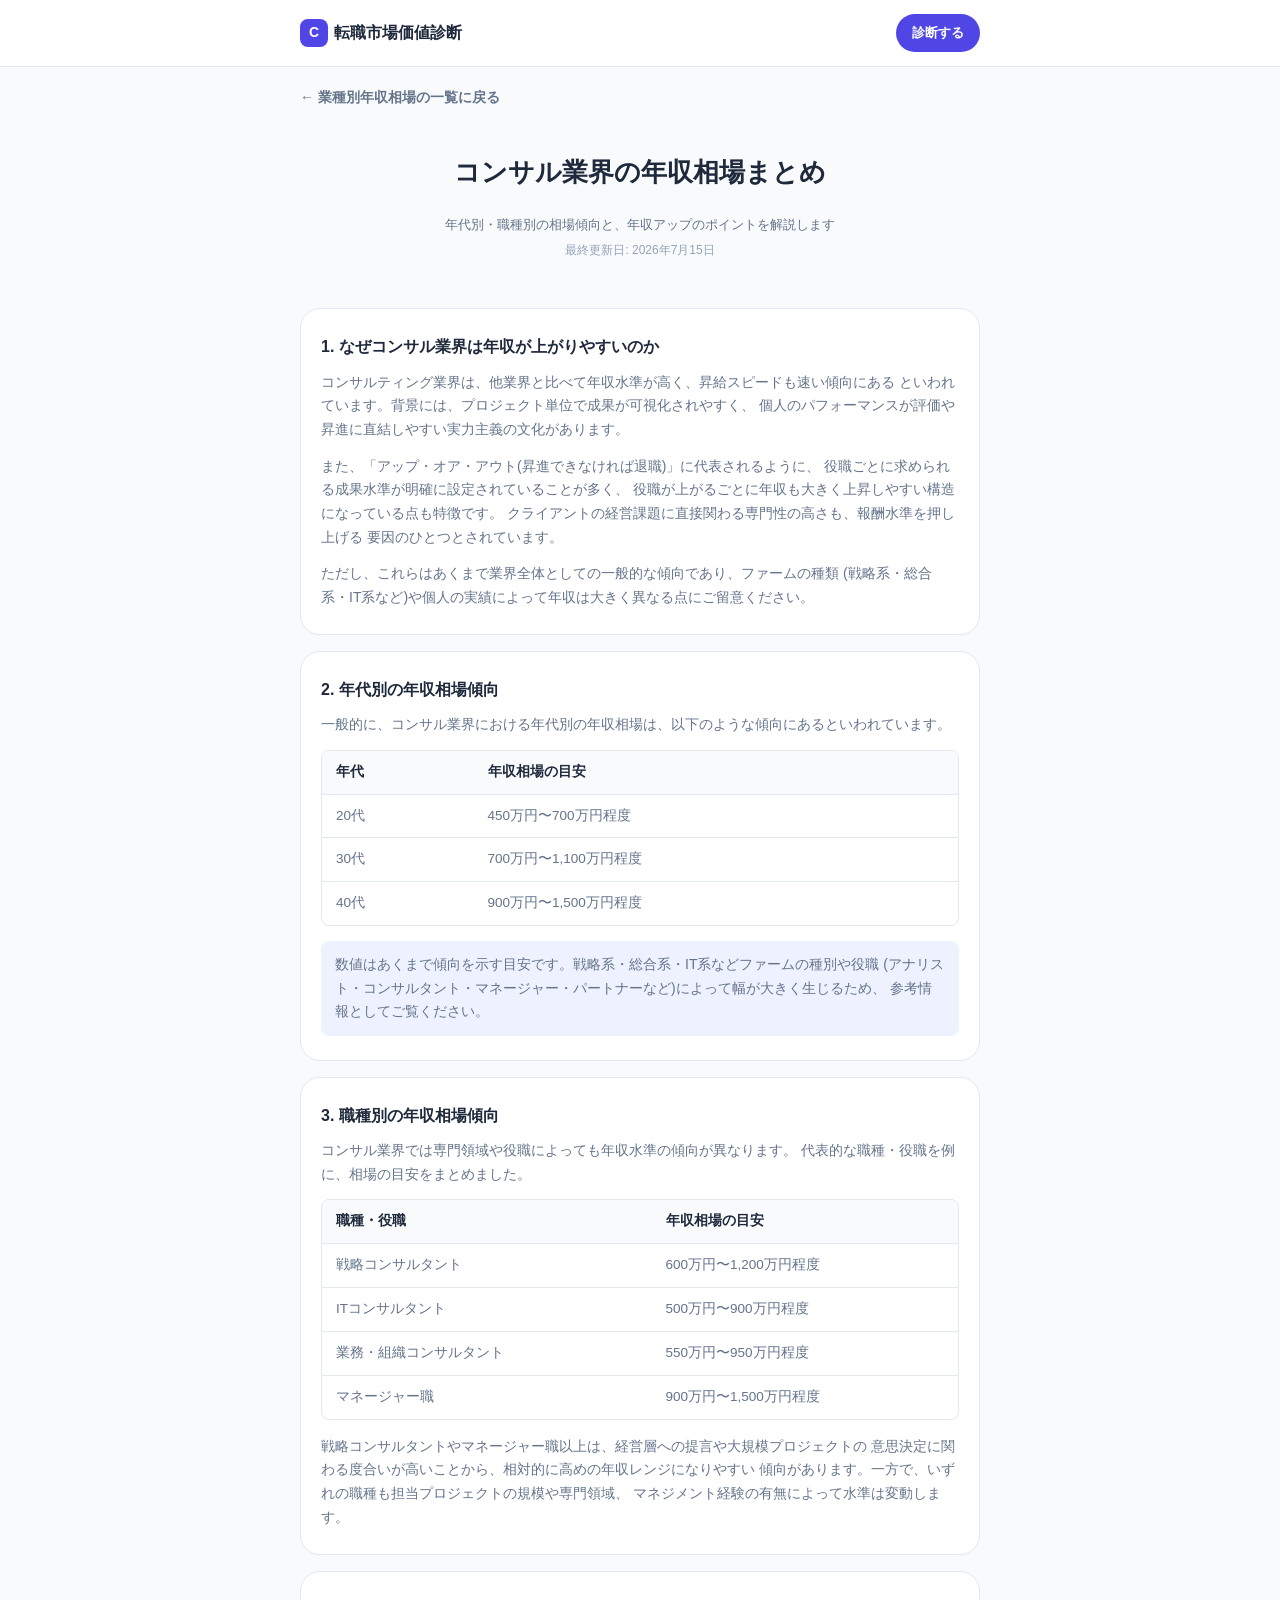
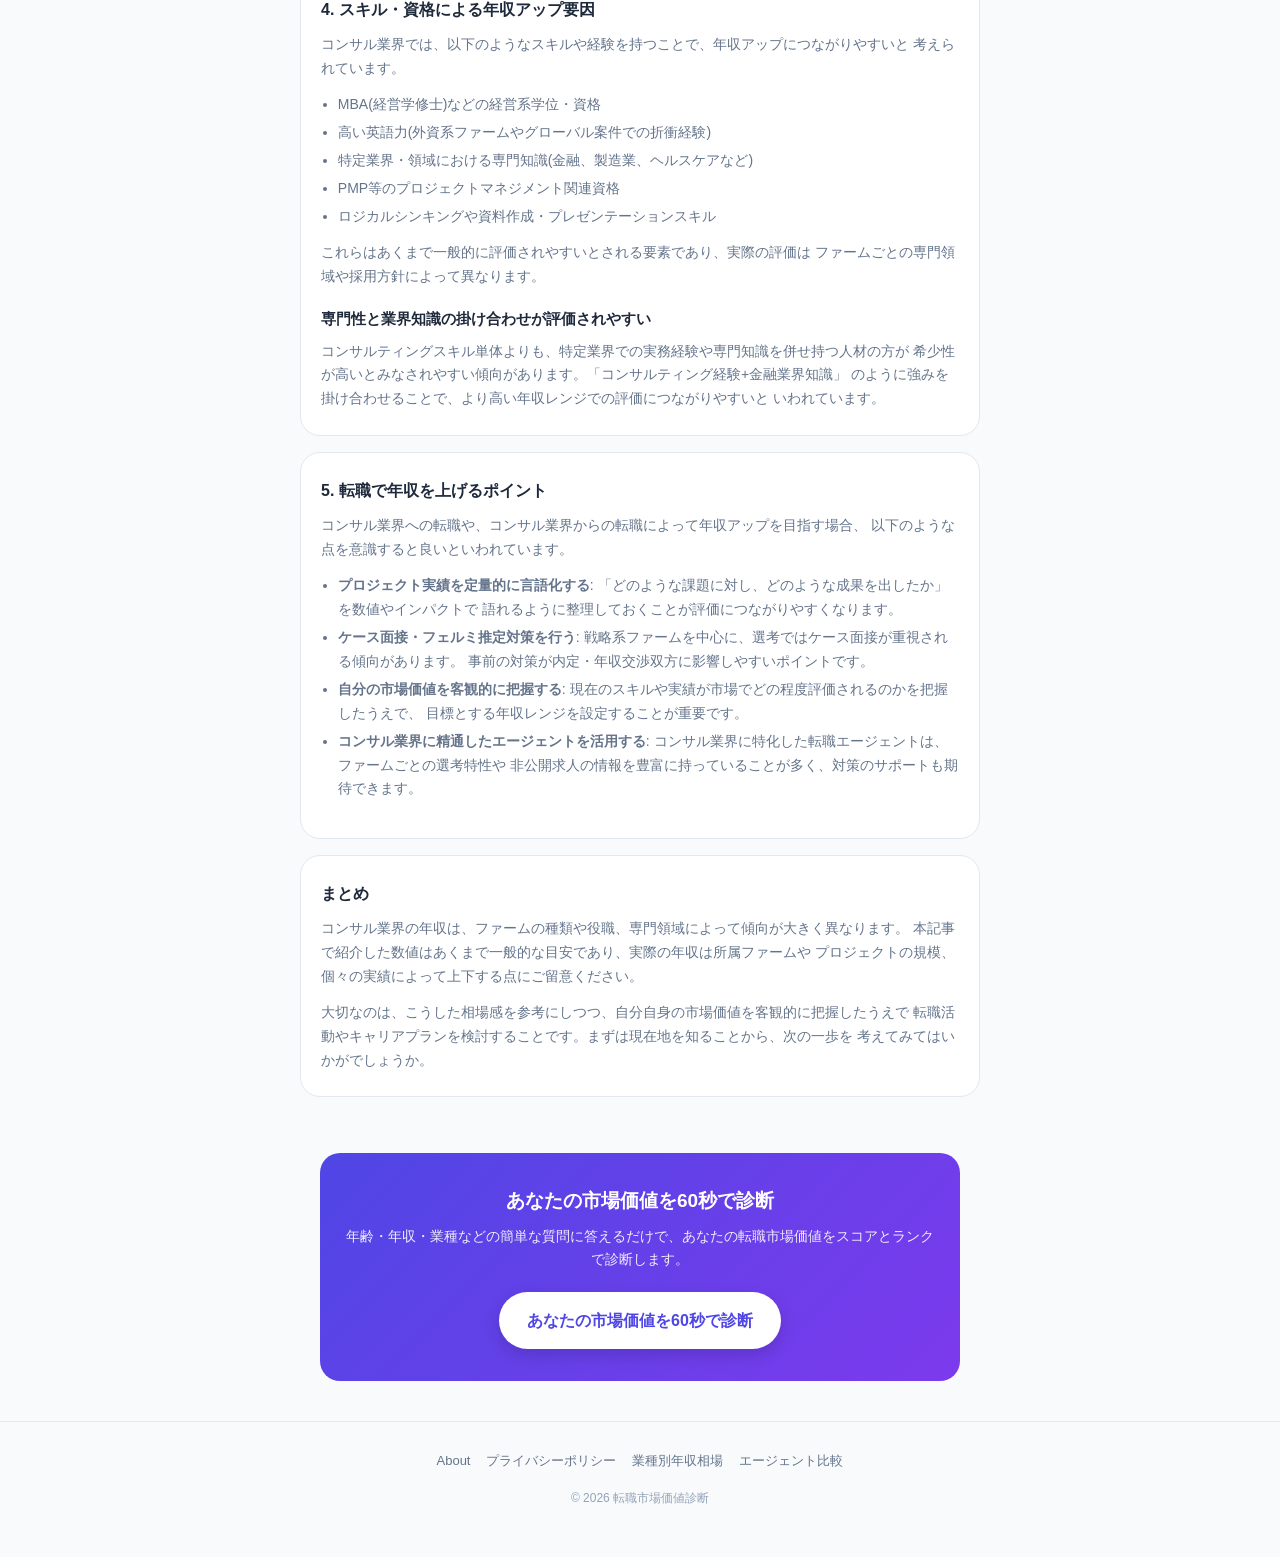
<file: salary/consulting/index.html>
<!DOCTYPE html>
<html lang="ja">
<head>
<meta charset="UTF-8">
<meta name="viewport" content="width=device-width, initial-scale=1.0">
<title>コンサル業界の年収相場まとめ | 年代・職種別データとキャリアアップのポイント</title>
<meta name="description" content="コンサルティング業界の年収相場を年代別・職種別に解説。戦略・IT・組織コンサルタントやマネージャー職の傾向、資格・スキルによる年収アップ要因、転職で年収を上げるポイントを紹介します。">
<link rel="stylesheet" href="../../css/style.css">
</head>
<body>
<div class="page">

  <header class="site-header">
    <div class="site-header__inner">
      <a class="site-logo" href="/">
        <span class="site-logo__mark">C</span>
        転職市場価値診断
      </a>
      <a class="header-cta" href="/diagnosis/">診断する</a>
    </div>
  </header>

  <main class="main">
    <div class="container">
      <p style="margin:16px 0 0;"><a class="header-back" href="/salary/">&larr; 業種別年収相場の一覧に戻る</a></p>
      <section class="page-hero">
        <h1 class="page-hero__title">コンサル業界の年収相場まとめ</h1>
        <p class="article-lead">年代別・職種別の相場傾向と、年収アップのポイントを解説します</p>
        <p class="article-updated">最終更新日: 2026年7月15日</p>
      </section>

      <section class="section">

        <div class="prose-card">
          <h2>1. なぜコンサル業界は年収が上がりやすいのか</h2>
          <p>
            コンサルティング業界は、他業界と比べて年収水準が高く、昇給スピードも速い傾向にある
            といわれています。背景には、プロジェクト単位で成果が可視化されやすく、
            個人のパフォーマンスが評価や昇進に直結しやすい実力主義の文化があります。
          </p>
          <p>
            また、「アップ・オア・アウト(昇進できなければ退職)」に代表されるように、
            役職ごとに求められる成果水準が明確に設定されていることが多く、
            役職が上がるごとに年収も大きく上昇しやすい構造になっている点も特徴です。
            クライアントの経営課題に直接関わる専門性の高さも、報酬水準を押し上げる
            要因のひとつとされています。
          </p>
          <p>
            ただし、これらはあくまで業界全体としての一般的な傾向であり、ファームの種類
            (戦略系・総合系・IT系など)や個人の実績によって年収は大きく異なる点にご留意ください。
          </p>
        </div>

        <div class="prose-card">
          <h2>2. 年代別の年収相場傾向</h2>
          <p>
            一般的に、コンサル業界における年代別の年収相場は、以下のような傾向にあるといわれています。
          </p>
          <div class="table-wrap">
            <table class="data-table">
              <thead>
                <tr><th>年代</th><th>年収相場の目安</th></tr>
              </thead>
              <tbody>
                <tr><td>20代</td><td>450万円〜700万円程度</td></tr>
                <tr><td>30代</td><td>700万円〜1,100万円程度</td></tr>
                <tr><td>40代</td><td>900万円〜1,500万円程度</td></tr>
              </tbody>
            </table>
          </div>
          <p class="note-box">
            数値はあくまで傾向を示す目安です。戦略系・総合系・IT系などファームの種別や役職
            (アナリスト・コンサルタント・マネージャー・パートナーなど)によって幅が大きく生じるため、
            参考情報としてご覧ください。
          </p>
        </div>

        <div class="prose-card">
          <h2>3. 職種別の年収相場傾向</h2>
          <p>
            コンサル業界では専門領域や役職によっても年収水準の傾向が異なります。
            代表的な職種・役職を例に、相場の目安をまとめました。
          </p>
          <div class="table-wrap">
            <table class="data-table">
              <thead>
                <tr><th>職種・役職</th><th>年収相場の目安</th></tr>
              </thead>
              <tbody>
                <tr><td>戦略コンサルタント</td><td>600万円〜1,200万円程度</td></tr>
                <tr><td>ITコンサルタント</td><td>500万円〜900万円程度</td></tr>
                <tr><td>業務・組織コンサルタント</td><td>550万円〜950万円程度</td></tr>
                <tr><td>マネージャー職</td><td>900万円〜1,500万円程度</td></tr>
              </tbody>
            </table>
          </div>
          <p>
            戦略コンサルタントやマネージャー職以上は、経営層への提言や大規模プロジェクトの
            意思決定に関わる度合いが高いことから、相対的に高めの年収レンジになりやすい
            傾向があります。一方で、いずれの職種も担当プロジェクトの規模や専門領域、
            マネジメント経験の有無によって水準は変動します。
          </p>
        </div>

        <div class="prose-card">
          <h2>4. スキル・資格による年収アップ要因</h2>
          <p>
            コンサル業界では、以下のようなスキルや経験を持つことで、年収アップにつながりやすいと
            考えられています。
          </p>
          <ul>
            <li>MBA(経営学修士)などの経営系学位・資格</li>
            <li>高い英語力(外資系ファームやグローバル案件での折衝経験)</li>
            <li>特定業界・領域における専門知識(金融、製造業、ヘルスケアなど)</li>
            <li>PMP等のプロジェクトマネジメント関連資格</li>
            <li>ロジカルシンキングや資料作成・プレゼンテーションスキル</li>
          </ul>
          <p>
            これらはあくまで一般的に評価されやすいとされる要素であり、実際の評価は
            ファームごとの専門領域や採用方針によって異なります。
          </p>
          <h3>専門性と業界知識の掛け合わせが評価されやすい</h3>
          <p>
            コンサルティングスキル単体よりも、特定業界での実務経験や専門知識を併せ持つ人材の方が
            希少性が高いとみなされやすい傾向があります。「コンサルティング経験+金融業界知識」
            のように強みを掛け合わせることで、より高い年収レンジでの評価につながりやすいと
            いわれています。
          </p>
        </div>

        <div class="prose-card">
          <h2>5. 転職で年収を上げるポイント</h2>
          <p>
            コンサル業界への転職や、コンサル業界からの転職によって年収アップを目指す場合、
            以下のような点を意識すると良いといわれています。
          </p>
          <ul>
            <li>
              <strong>プロジェクト実績を定量的に言語化する</strong>:
              「どのような課題に対し、どのような成果を出したか」を数値やインパクトで
              語れるように整理しておくことが評価につながりやすくなります。
            </li>
            <li>
              <strong>ケース面接・フェルミ推定対策を行う</strong>:
              戦略系ファームを中心に、選考ではケース面接が重視される傾向があります。
              事前の対策が内定・年収交渉双方に影響しやすいポイントです。
            </li>
            <li>
              <strong>自分の市場価値を客観的に把握する</strong>:
              現在のスキルや実績が市場でどの程度評価されるのかを把握したうえで、
              目標とする年収レンジを設定することが重要です。
            </li>
            <li>
              <strong>コンサル業界に精通したエージェントを活用する</strong>:
              コンサル業界に特化した転職エージェントは、ファームごとの選考特性や
              非公開求人の情報を豊富に持っていることが多く、対策のサポートも期待できます。
            </li>
          </ul>
        </div>

        <div class="prose-card">
          <h2>まとめ</h2>
          <p>
            コンサル業界の年収は、ファームの種類や役職、専門領域によって傾向が大きく異なります。
            本記事で紹介した数値はあくまで一般的な目安であり、実際の年収は所属ファームや
            プロジェクトの規模、個々の実績によって上下する点にご留意ください。
          </p>
          <p>
            大切なのは、こうした相場感を参考にしつつ、自分自身の市場価値を客観的に把握したうえで
            転職活動やキャリアプランを検討することです。まずは現在地を知ることから、次の一歩を
            考えてみてはいかがでしょうか。
          </p>
        </div>

      </section>

      <section class="container">
        <div class="cta-band">
          <div class="cta-band__title">あなたの市場価値を60秒で診断</div>
          <p class="cta-band__desc">
            年齢・年収・業種などの簡単な質問に答えるだけで、あなたの転職市場価値をスコアとランクで診断します。
          </p>
          <a class="btn btn-primary" href="/diagnosis/">あなたの市場価値を60秒で診断</a>
        </div>
      </section>
    </div>
  </main>

  <footer class="site-footer">
    <nav class="footer-nav container">
      <a href="/about/">About</a>
      <a href="/privacy/">プライバシーポリシー</a>
      <a href="/salary/">業種別年収相場</a>
      <a href="/agent-comparison/">エージェント比較</a>
    </nav>
    <p class="footer-copy">&copy; 2026 転職市場価値診断</p>
  </footer>

</div>
</body>
</html>
</file>
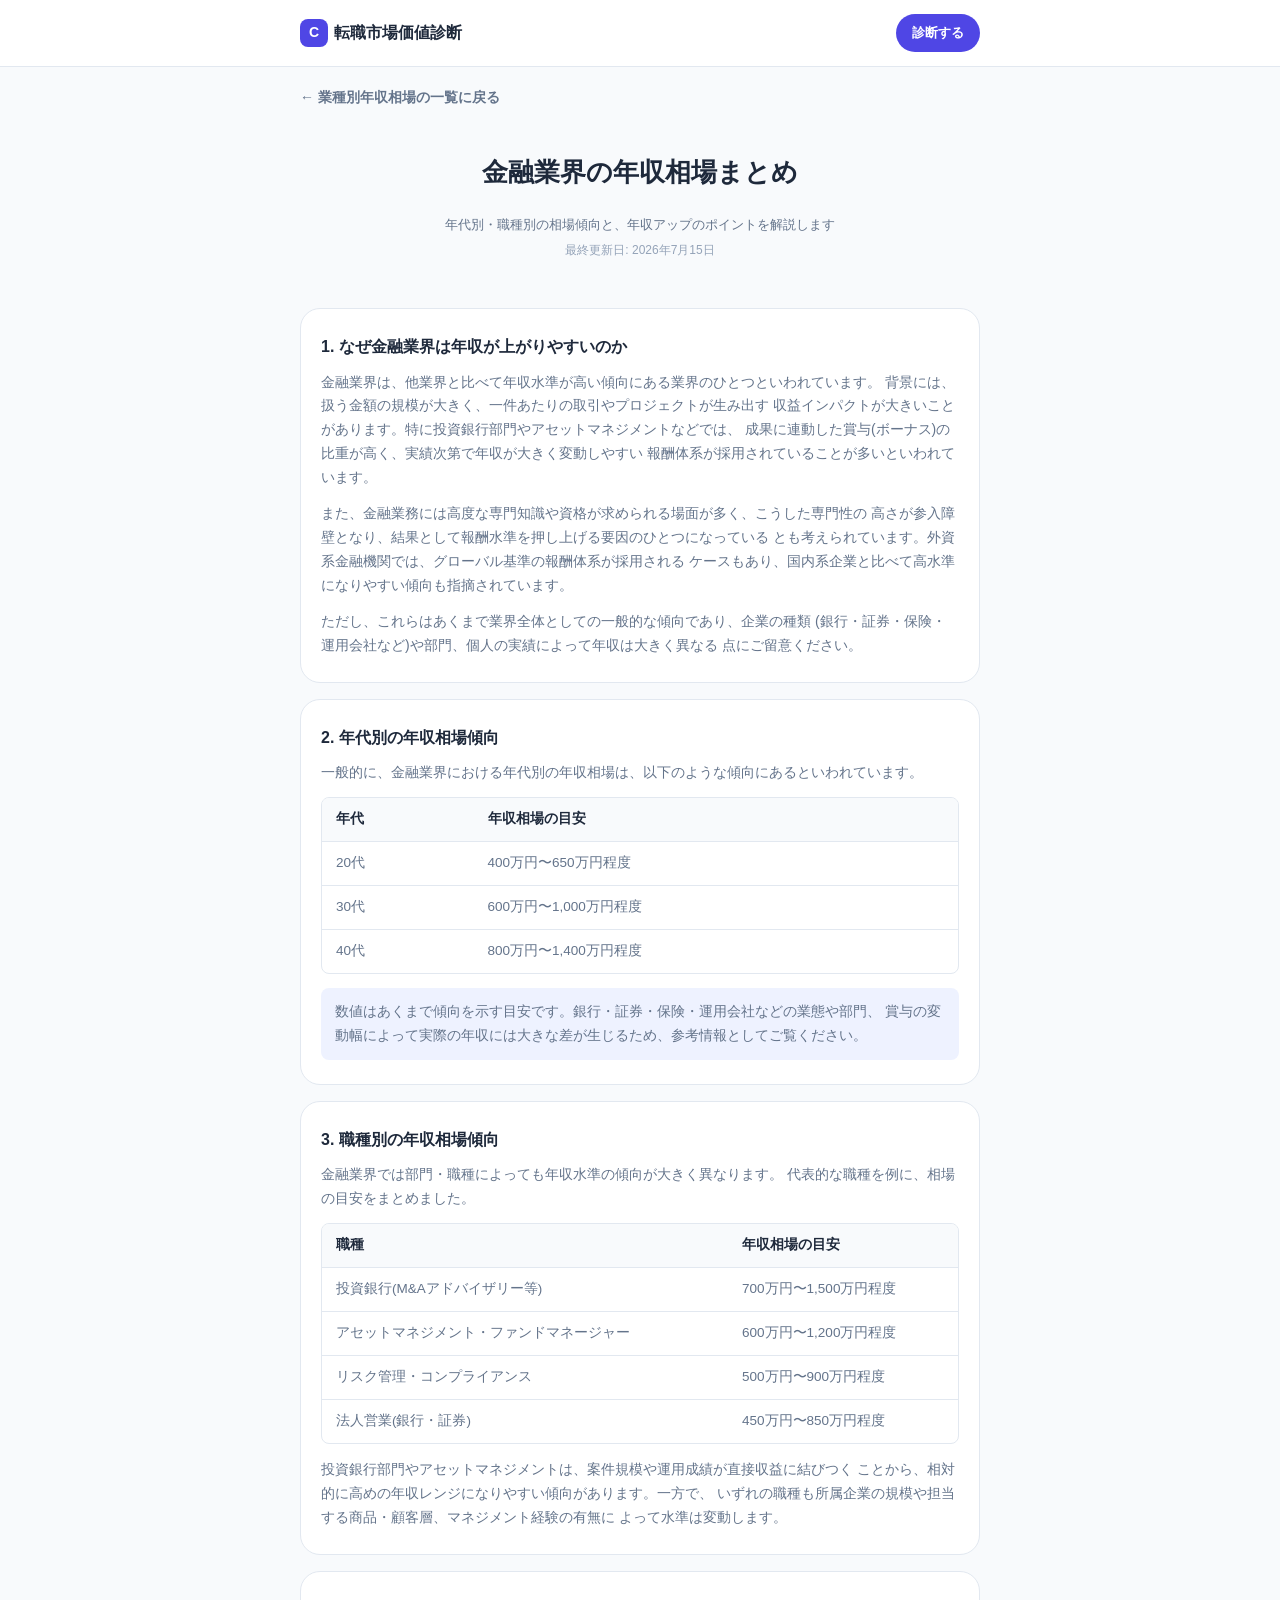
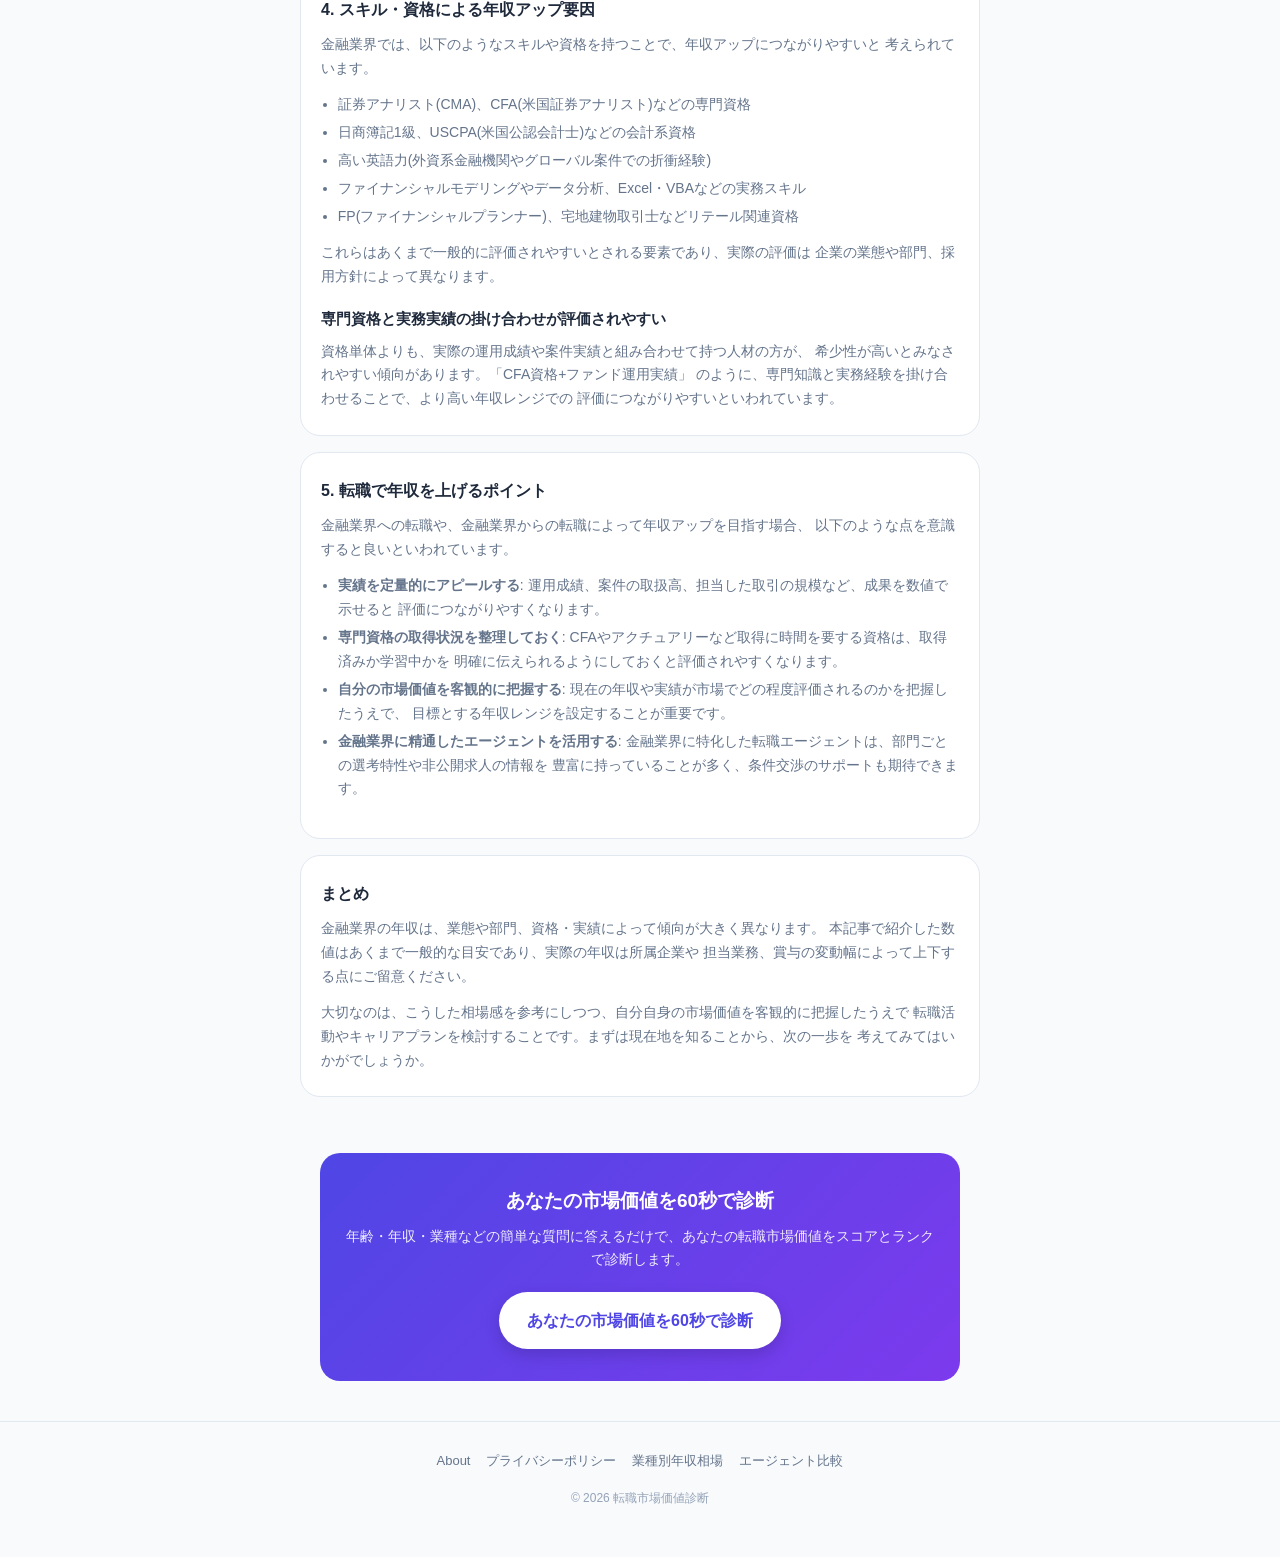
<file: salary/finance/index.html>
<!DOCTYPE html>
<html lang="ja">
<head>
<meta charset="UTF-8">
<meta name="viewport" content="width=device-width, initial-scale=1.0">
<title>金融業界の年収相場まとめ | 年代・職種別データとキャリアアップのポイント</title>
<meta name="description" content="金融業界の年収相場を年代別・職種別に解説。投資銀行・アセットマネジメント・リスク管理・法人営業の傾向や、資格・スキルによる年収アップ要因、転職で年収を上げるポイントを紹介します。">
<link rel="stylesheet" href="../../css/style.css">
</head>
<body>
<div class="page">

  <header class="site-header">
    <div class="site-header__inner">
      <a class="site-logo" href="/">
        <span class="site-logo__mark">C</span>
        転職市場価値診断
      </a>
      <a class="header-cta" href="/diagnosis/">診断する</a>
    </div>
  </header>

  <main class="main">
    <div class="container">
      <p style="margin:16px 0 0;"><a class="header-back" href="/salary/">&larr; 業種別年収相場の一覧に戻る</a></p>
      <section class="page-hero">
        <h1 class="page-hero__title">金融業界の年収相場まとめ</h1>
        <p class="article-lead">年代別・職種別の相場傾向と、年収アップのポイントを解説します</p>
        <p class="article-updated">最終更新日: 2026年7月15日</p>
      </section>

      <section class="section">

        <div class="prose-card">
          <h2>1. なぜ金融業界は年収が上がりやすいのか</h2>
          <p>
            金融業界は、他業界と比べて年収水準が高い傾向にある業界のひとつといわれています。
            背景には、扱う金額の規模が大きく、一件あたりの取引やプロジェクトが生み出す
            収益インパクトが大きいことがあります。特に投資銀行部門やアセットマネジメントなどでは、
            成果に連動した賞与(ボーナス)の比重が高く、実績次第で年収が大きく変動しやすい
            報酬体系が採用されていることが多いといわれています。
          </p>
          <p>
            また、金融業務には高度な専門知識や資格が求められる場面が多く、こうした専門性の
            高さが参入障壁となり、結果として報酬水準を押し上げる要因のひとつになっている
            とも考えられています。外資系金融機関では、グローバル基準の報酬体系が採用される
            ケースもあり、国内系企業と比べて高水準になりやすい傾向も指摘されています。
          </p>
          <p>
            ただし、これらはあくまで業界全体としての一般的な傾向であり、企業の種類
            (銀行・証券・保険・運用会社など)や部門、個人の実績によって年収は大きく異なる
            点にご留意ください。
          </p>
        </div>

        <div class="prose-card">
          <h2>2. 年代別の年収相場傾向</h2>
          <p>
            一般的に、金融業界における年代別の年収相場は、以下のような傾向にあるといわれています。
          </p>
          <div class="table-wrap">
            <table class="data-table">
              <thead>
                <tr><th>年代</th><th>年収相場の目安</th></tr>
              </thead>
              <tbody>
                <tr><td>20代</td><td>400万円〜650万円程度</td></tr>
                <tr><td>30代</td><td>600万円〜1,000万円程度</td></tr>
                <tr><td>40代</td><td>800万円〜1,400万円程度</td></tr>
              </tbody>
            </table>
          </div>
          <p class="note-box">
            数値はあくまで傾向を示す目安です。銀行・証券・保険・運用会社などの業態や部門、
            賞与の変動幅によって実際の年収には大きな差が生じるため、参考情報としてご覧ください。
          </p>
        </div>

        <div class="prose-card">
          <h2>3. 職種別の年収相場傾向</h2>
          <p>
            金融業界では部門・職種によっても年収水準の傾向が大きく異なります。
            代表的な職種を例に、相場の目安をまとめました。
          </p>
          <div class="table-wrap">
            <table class="data-table">
              <thead>
                <tr><th>職種</th><th>年収相場の目安</th></tr>
              </thead>
              <tbody>
                <tr><td>投資銀行(M&amp;Aアドバイザリー等)</td><td>700万円〜1,500万円程度</td></tr>
                <tr><td>アセットマネジメント・ファンドマネージャー</td><td>600万円〜1,200万円程度</td></tr>
                <tr><td>リスク管理・コンプライアンス</td><td>500万円〜900万円程度</td></tr>
                <tr><td>法人営業(銀行・証券)</td><td>450万円〜850万円程度</td></tr>
              </tbody>
            </table>
          </div>
          <p>
            投資銀行部門やアセットマネジメントは、案件規模や運用成績が直接収益に結びつく
            ことから、相対的に高めの年収レンジになりやすい傾向があります。一方で、
            いずれの職種も所属企業の規模や担当する商品・顧客層、マネジメント経験の有無に
            よって水準は変動します。
          </p>
        </div>

        <div class="prose-card">
          <h2>4. スキル・資格による年収アップ要因</h2>
          <p>
            金融業界では、以下のようなスキルや資格を持つことで、年収アップにつながりやすいと
            考えられています。
          </p>
          <ul>
            <li>証券アナリスト(CMA)、CFA(米国証券アナリスト)などの専門資格</li>
            <li>日商簿記1級、USCPA(米国公認会計士)などの会計系資格</li>
            <li>高い英語力(外資系金融機関やグローバル案件での折衝経験)</li>
            <li>ファイナンシャルモデリングやデータ分析、Excel・VBAなどの実務スキル</li>
            <li>FP(ファイナンシャルプランナー)、宅地建物取引士などリテール関連資格</li>
          </ul>
          <p>
            これらはあくまで一般的に評価されやすいとされる要素であり、実際の評価は
            企業の業態や部門、採用方針によって異なります。
          </p>
          <h3>専門資格と実務実績の掛け合わせが評価されやすい</h3>
          <p>
            資格単体よりも、実際の運用成績や案件実績と組み合わせて持つ人材の方が、
            希少性が高いとみなされやすい傾向があります。「CFA資格+ファンド運用実績」
            のように、専門知識と実務経験を掛け合わせることで、より高い年収レンジでの
            評価につながりやすいといわれています。
          </p>
        </div>

        <div class="prose-card">
          <h2>5. 転職で年収を上げるポイント</h2>
          <p>
            金融業界への転職や、金融業界からの転職によって年収アップを目指す場合、
            以下のような点を意識すると良いといわれています。
          </p>
          <ul>
            <li>
              <strong>実績を定量的にアピールする</strong>:
              運用成績、案件の取扱高、担当した取引の規模など、成果を数値で示せると
              評価につながりやすくなります。
            </li>
            <li>
              <strong>専門資格の取得状況を整理しておく</strong>:
              CFAやアクチュアリーなど取得に時間を要する資格は、取得済みか学習中かを
              明確に伝えられるようにしておくと評価されやすくなります。
            </li>
            <li>
              <strong>自分の市場価値を客観的に把握する</strong>:
              現在の年収や実績が市場でどの程度評価されるのかを把握したうえで、
              目標とする年収レンジを設定することが重要です。
            </li>
            <li>
              <strong>金融業界に精通したエージェントを活用する</strong>:
              金融業界に特化した転職エージェントは、部門ごとの選考特性や非公開求人の情報を
              豊富に持っていることが多く、条件交渉のサポートも期待できます。
            </li>
          </ul>
        </div>

        <div class="prose-card">
          <h2>まとめ</h2>
          <p>
            金融業界の年収は、業態や部門、資格・実績によって傾向が大きく異なります。
            本記事で紹介した数値はあくまで一般的な目安であり、実際の年収は所属企業や
            担当業務、賞与の変動幅によって上下する点にご留意ください。
          </p>
          <p>
            大切なのは、こうした相場感を参考にしつつ、自分自身の市場価値を客観的に把握したうえで
            転職活動やキャリアプランを検討することです。まずは現在地を知ることから、次の一歩を
            考えてみてはいかがでしょうか。
          </p>
        </div>

      </section>

      <section class="container">
        <div class="cta-band">
          <div class="cta-band__title">あなたの市場価値を60秒で診断</div>
          <p class="cta-band__desc">
            年齢・年収・業種などの簡単な質問に答えるだけで、あなたの転職市場価値をスコアとランクで診断します。
          </p>
          <a class="btn btn-primary" href="/diagnosis/">あなたの市場価値を60秒で診断</a>
        </div>
      </section>
    </div>
  </main>

  <footer class="site-footer">
    <nav class="footer-nav container">
      <a href="/about/">About</a>
      <a href="/privacy/">プライバシーポリシー</a>
      <a href="/salary/">業種別年収相場</a>
      <a href="/agent-comparison/">エージェント比較</a>
    </nav>
    <p class="footer-copy">&copy; 2026 転職市場価値診断</p>
  </footer>

</div>
</body>
</html>
</file>
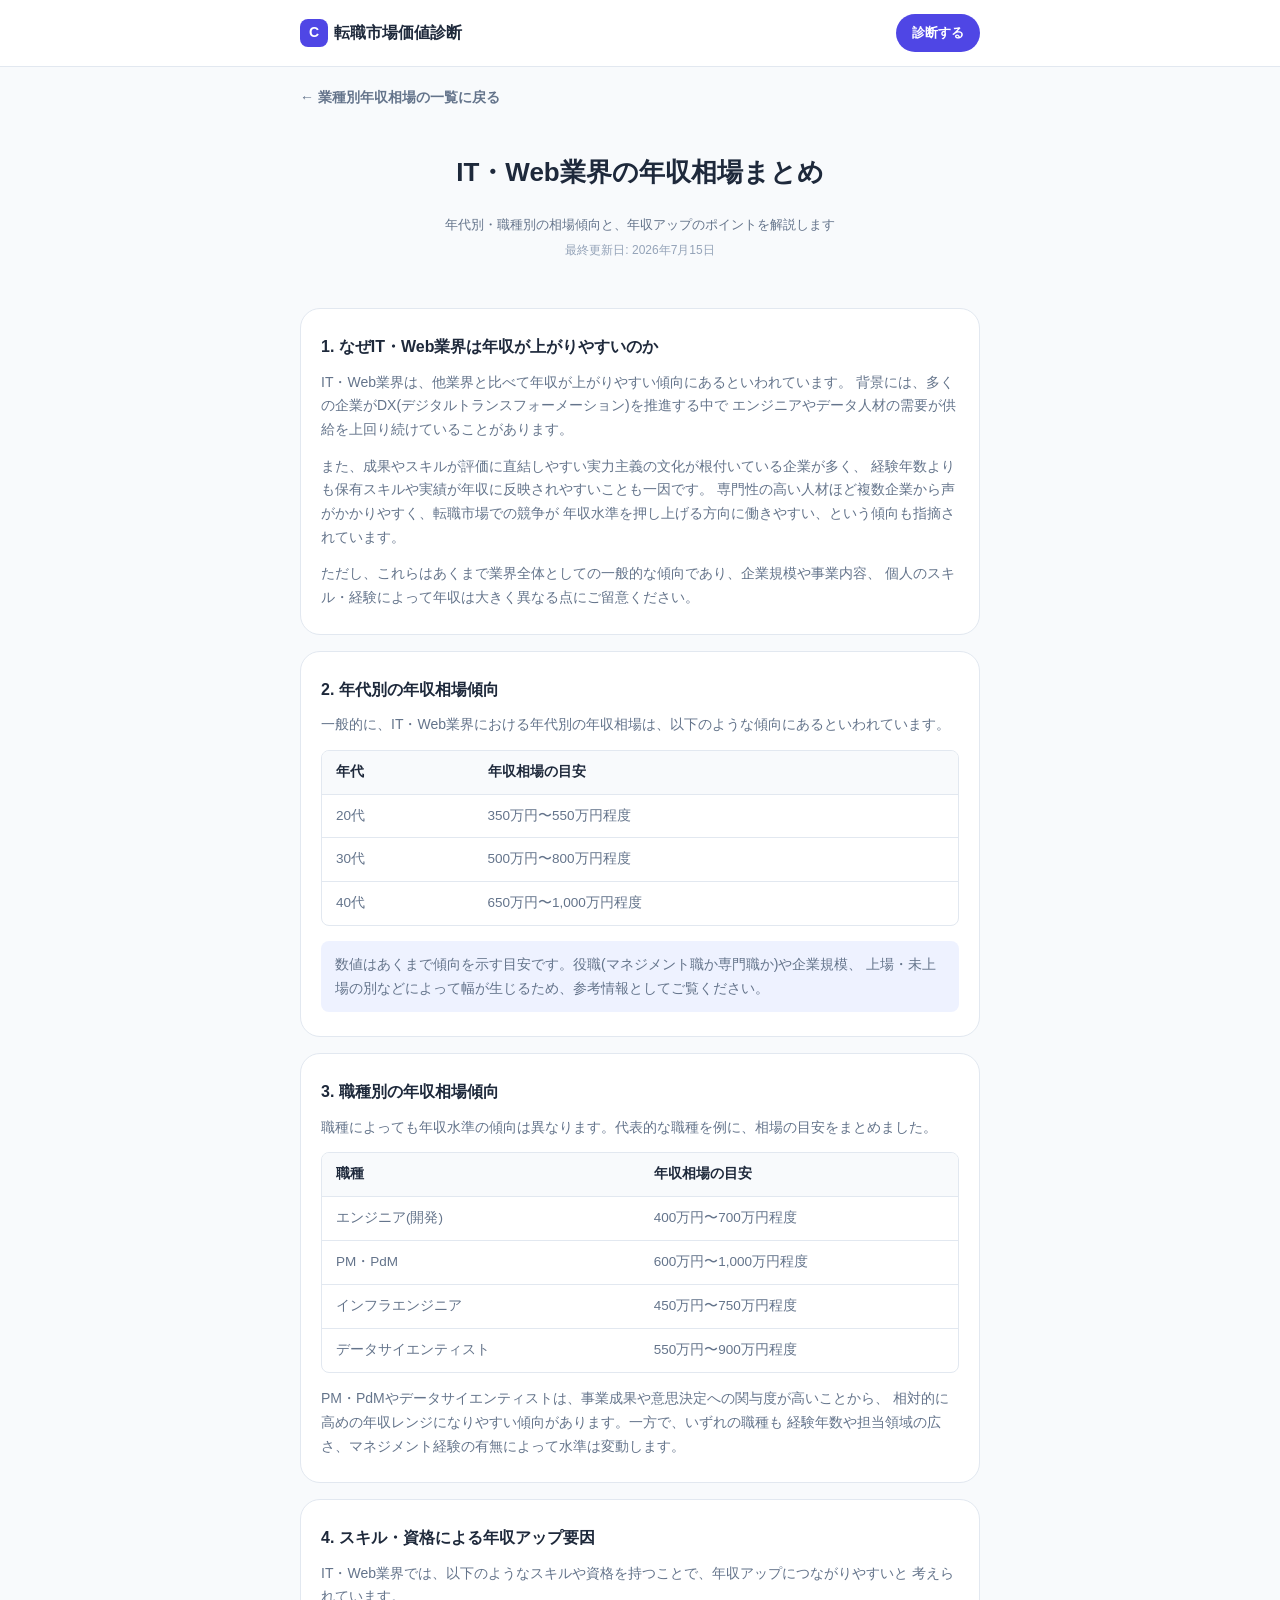
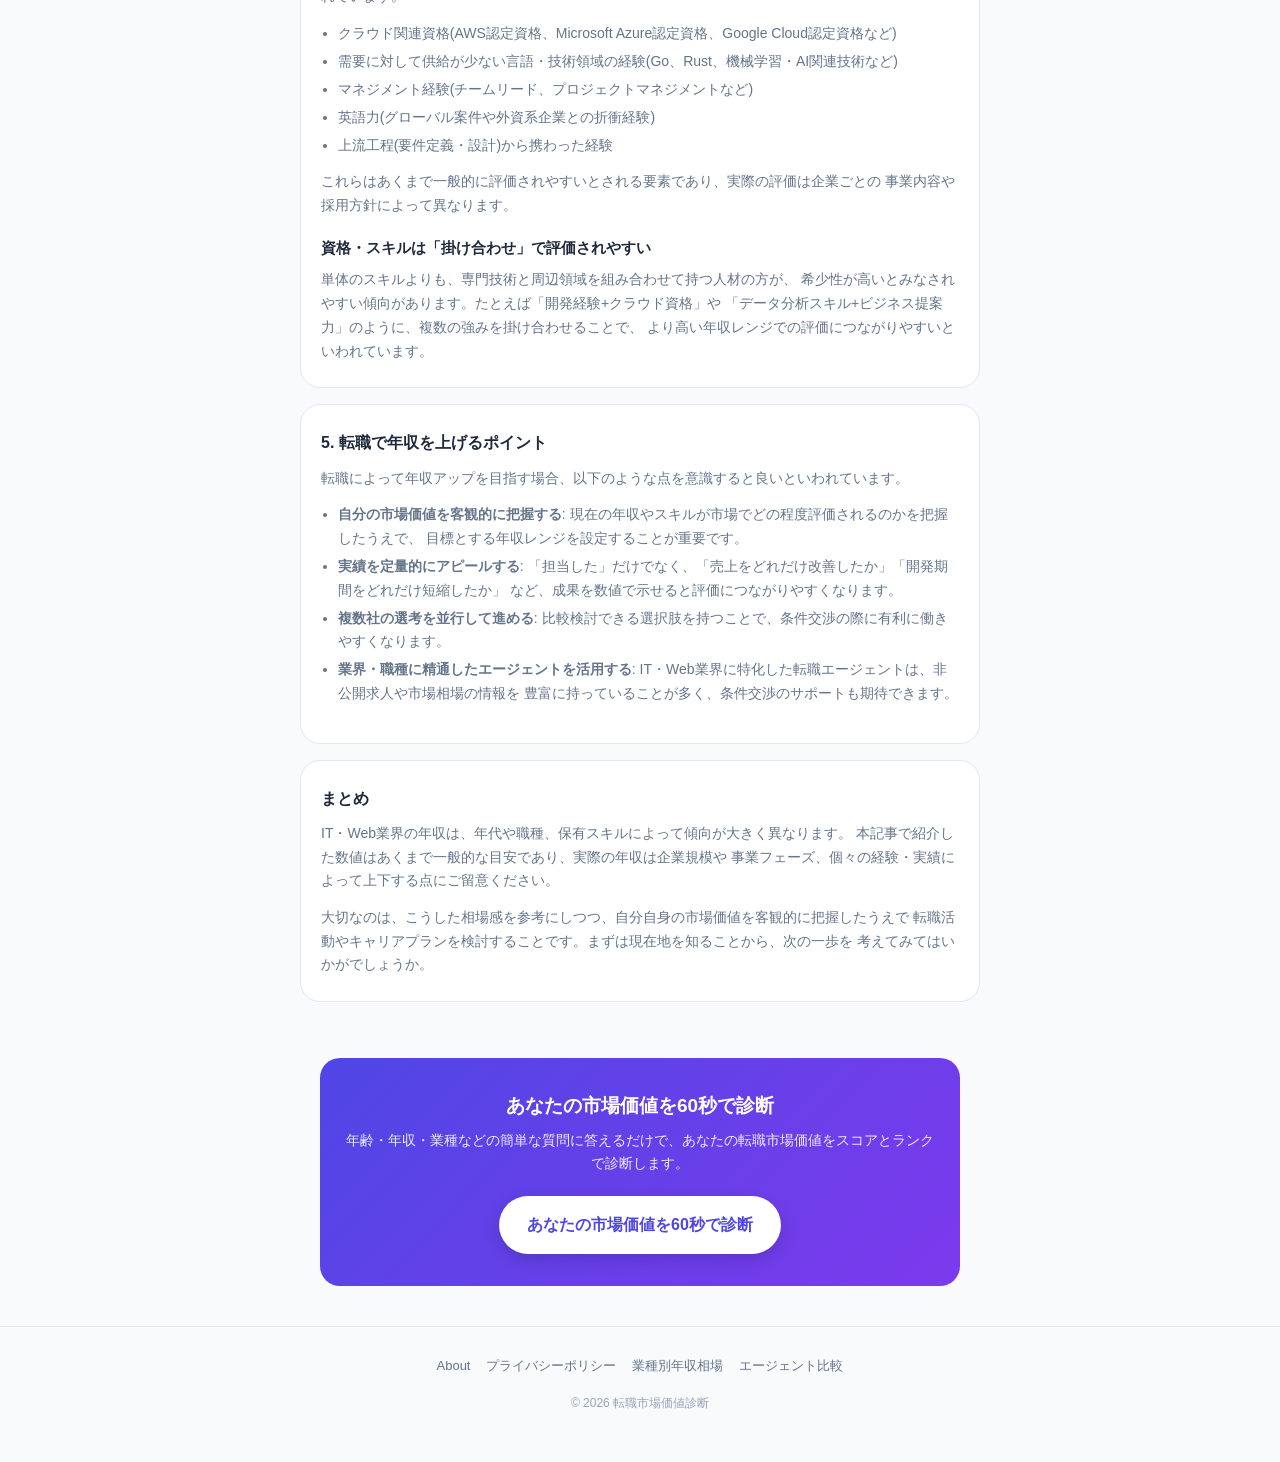
<file: salary/it-engineer/index.html>
<!DOCTYPE html>
<html lang="ja">
<head>
<meta charset="UTF-8">
<meta name="viewport" content="width=device-width, initial-scale=1.0">
<title>IT・Web業界の年収相場まとめ | 年代・職種別データとキャリアアップのポイント</title>
<meta name="description" content="IT・Web業界の年収相場を年代別・職種別に解説。エンジニア、PM・PdM、インフラ、データサイエンティストの傾向や、スキル・資格による年収アップ要因、転職で年収を上げるポイントを紹介します。">
<link rel="stylesheet" href="../../css/style.css">
</head>
<body>
<div class="page">

  <header class="site-header">
    <div class="site-header__inner">
      <a class="site-logo" href="/">
        <span class="site-logo__mark">C</span>
        転職市場価値診断
      </a>
      <a class="header-cta" href="/diagnosis/">診断する</a>
    </div>
  </header>

  <main class="main">
    <div class="container">
      <p style="margin:16px 0 0;"><a class="header-back" href="/salary/">&larr; 業種別年収相場の一覧に戻る</a></p>
      <section class="page-hero">
        <h1 class="page-hero__title">IT・Web業界の年収相場まとめ</h1>
        <p class="article-lead">年代別・職種別の相場傾向と、年収アップのポイントを解説します</p>
        <p class="article-updated">最終更新日: 2026年7月15日</p>
      </section>

      <section class="section">

        <div class="prose-card">
          <h2>1. なぜIT・Web業界は年収が上がりやすいのか</h2>
          <p>
            IT・Web業界は、他業界と比べて年収が上がりやすい傾向にあるといわれています。
            背景には、多くの企業がDX(デジタルトランスフォーメーション)を推進する中で
            エンジニアやデータ人材の需要が供給を上回り続けていることがあります。
          </p>
          <p>
            また、成果やスキルが評価に直結しやすい実力主義の文化が根付いている企業が多く、
            経験年数よりも保有スキルや実績が年収に反映されやすいことも一因です。
            専門性の高い人材ほど複数企業から声がかかりやすく、転職市場での競争が
            年収水準を押し上げる方向に働きやすい、という傾向も指摘されています。
          </p>
          <p>
            ただし、これらはあくまで業界全体としての一般的な傾向であり、企業規模や事業内容、
            個人のスキル・経験によって年収は大きく異なる点にご留意ください。
          </p>
        </div>

        <div class="prose-card">
          <h2>2. 年代別の年収相場傾向</h2>
          <p>
            一般的に、IT・Web業界における年代別の年収相場は、以下のような傾向にあるといわれています。
          </p>
          <div class="table-wrap">
            <table class="data-table">
              <thead>
                <tr><th>年代</th><th>年収相場の目安</th></tr>
              </thead>
              <tbody>
                <tr><td>20代</td><td>350万円〜550万円程度</td></tr>
                <tr><td>30代</td><td>500万円〜800万円程度</td></tr>
                <tr><td>40代</td><td>650万円〜1,000万円程度</td></tr>
              </tbody>
            </table>
          </div>
          <p class="note-box">
            数値はあくまで傾向を示す目安です。役職(マネジメント職か専門職か)や企業規模、
            上場・未上場の別などによって幅が生じるため、参考情報としてご覧ください。
          </p>
        </div>

        <div class="prose-card">
          <h2>3. 職種別の年収相場傾向</h2>
          <p>
            職種によっても年収水準の傾向は異なります。代表的な職種を例に、相場の目安をまとめました。
          </p>
          <div class="table-wrap">
            <table class="data-table">
              <thead>
                <tr><th>職種</th><th>年収相場の目安</th></tr>
              </thead>
              <tbody>
                <tr><td>エンジニア(開発)</td><td>400万円〜700万円程度</td></tr>
                <tr><td>PM・PdM</td><td>600万円〜1,000万円程度</td></tr>
                <tr><td>インフラエンジニア</td><td>450万円〜750万円程度</td></tr>
                <tr><td>データサイエンティスト</td><td>550万円〜900万円程度</td></tr>
              </tbody>
            </table>
          </div>
          <p>
            PM・PdMやデータサイエンティストは、事業成果や意思決定への関与度が高いことから、
            相対的に高めの年収レンジになりやすい傾向があります。一方で、いずれの職種も
            経験年数や担当領域の広さ、マネジメント経験の有無によって水準は変動します。
          </p>
        </div>

        <div class="prose-card">
          <h2>4. スキル・資格による年収アップ要因</h2>
          <p>
            IT・Web業界では、以下のようなスキルや資格を持つことで、年収アップにつながりやすいと
            考えられています。
          </p>
          <ul>
            <li>クラウド関連資格(AWS認定資格、Microsoft Azure認定資格、Google Cloud認定資格など)</li>
            <li>需要に対して供給が少ない言語・技術領域の経験(Go、Rust、機械学習・AI関連技術など)</li>
            <li>マネジメント経験(チームリード、プロジェクトマネジメントなど)</li>
            <li>英語力(グローバル案件や外資系企業との折衝経験)</li>
            <li>上流工程(要件定義・設計)から携わった経験</li>
          </ul>
          <p>
            これらはあくまで一般的に評価されやすいとされる要素であり、実際の評価は企業ごとの
            事業内容や採用方針によって異なります。
          </p>
          <h3>資格・スキルは「掛け合わせ」で評価されやすい</h3>
          <p>
            単体のスキルよりも、専門技術と周辺領域を組み合わせて持つ人材の方が、
            希少性が高いとみなされやすい傾向があります。たとえば「開発経験+クラウド資格」や
            「データ分析スキル+ビジネス提案力」のように、複数の強みを掛け合わせることで、
            より高い年収レンジでの評価につながりやすいといわれています。
          </p>
        </div>

        <div class="prose-card">
          <h2>5. 転職で年収を上げるポイント</h2>
          <p>
            転職によって年収アップを目指す場合、以下のような点を意識すると良いといわれています。
          </p>
          <ul>
            <li>
              <strong>自分の市場価値を客観的に把握する</strong>:
              現在の年収やスキルが市場でどの程度評価されるのかを把握したうえで、
              目標とする年収レンジを設定することが重要です。
            </li>
            <li>
              <strong>実績を定量的にアピールする</strong>:
              「担当した」だけでなく、「売上をどれだけ改善したか」「開発期間をどれだけ短縮したか」
              など、成果を数値で示せると評価につながりやすくなります。
            </li>
            <li>
              <strong>複数社の選考を並行して進める</strong>:
              比較検討できる選択肢を持つことで、条件交渉の際に有利に働きやすくなります。
            </li>
            <li>
              <strong>業界・職種に精通したエージェントを活用する</strong>:
              IT・Web業界に特化した転職エージェントは、非公開求人や市場相場の情報を
              豊富に持っていることが多く、条件交渉のサポートも期待できます。
            </li>
          </ul>
        </div>

        <div class="prose-card">
          <h2>まとめ</h2>
          <p>
            IT・Web業界の年収は、年代や職種、保有スキルによって傾向が大きく異なります。
            本記事で紹介した数値はあくまで一般的な目安であり、実際の年収は企業規模や
            事業フェーズ、個々の経験・実績によって上下する点にご留意ください。
          </p>
          <p>
            大切なのは、こうした相場感を参考にしつつ、自分自身の市場価値を客観的に把握したうえで
            転職活動やキャリアプランを検討することです。まずは現在地を知ることから、次の一歩を
            考えてみてはいかがでしょうか。
          </p>
        </div>

      </section>

      <section class="container">
        <div class="cta-band">
          <div class="cta-band__title">あなたの市場価値を60秒で診断</div>
          <p class="cta-band__desc">
            年齢・年収・業種などの簡単な質問に答えるだけで、あなたの転職市場価値をスコアとランクで診断します。
          </p>
          <a class="btn btn-primary" href="/diagnosis/">あなたの市場価値を60秒で診断</a>
        </div>
      </section>
    </div>
  </main>

  <footer class="site-footer">
    <nav class="footer-nav container">
      <a href="/about/">About</a>
      <a href="/privacy/">プライバシーポリシー</a>
      <a href="/salary/">業種別年収相場</a>
      <a href="/agent-comparison/">エージェント比較</a>
    </nav>
    <p class="footer-copy">&copy; 2026 転職市場価値診断</p>
  </footer>

</div>
</body>
</html>
</file>
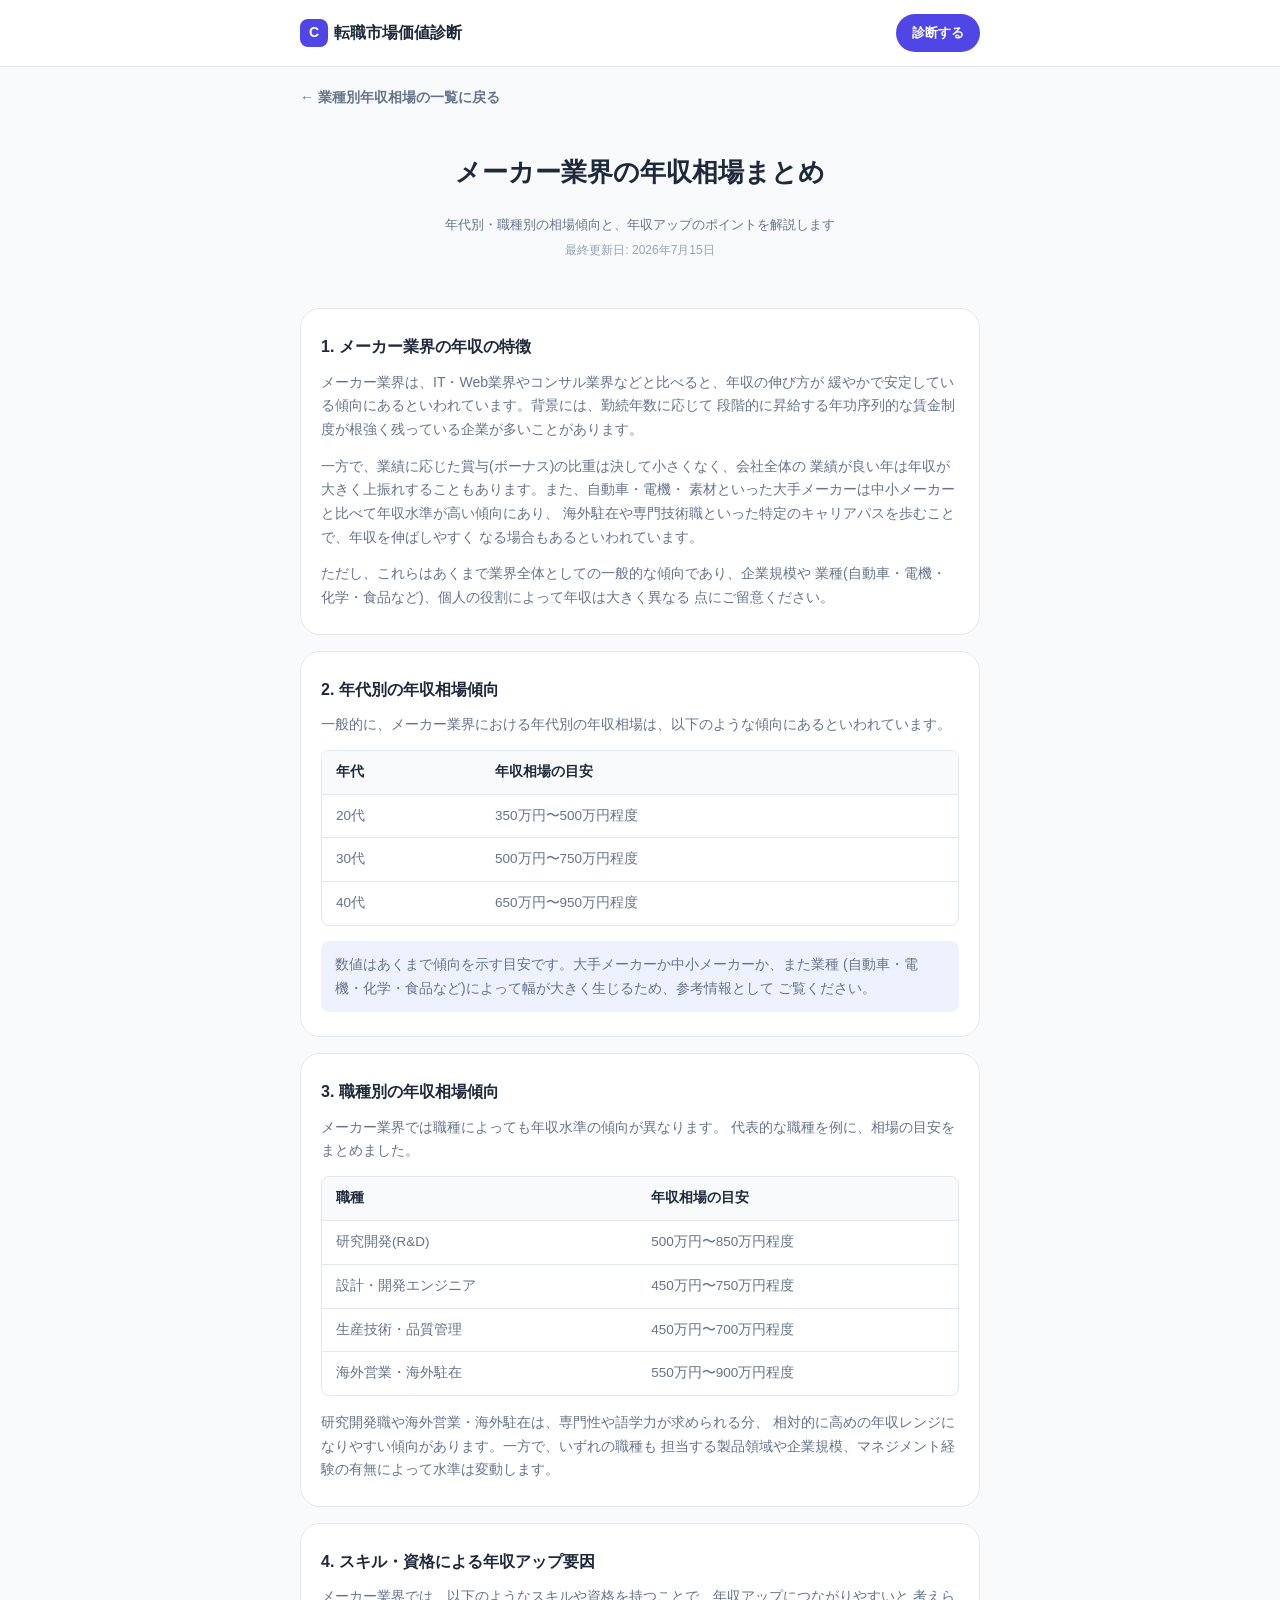
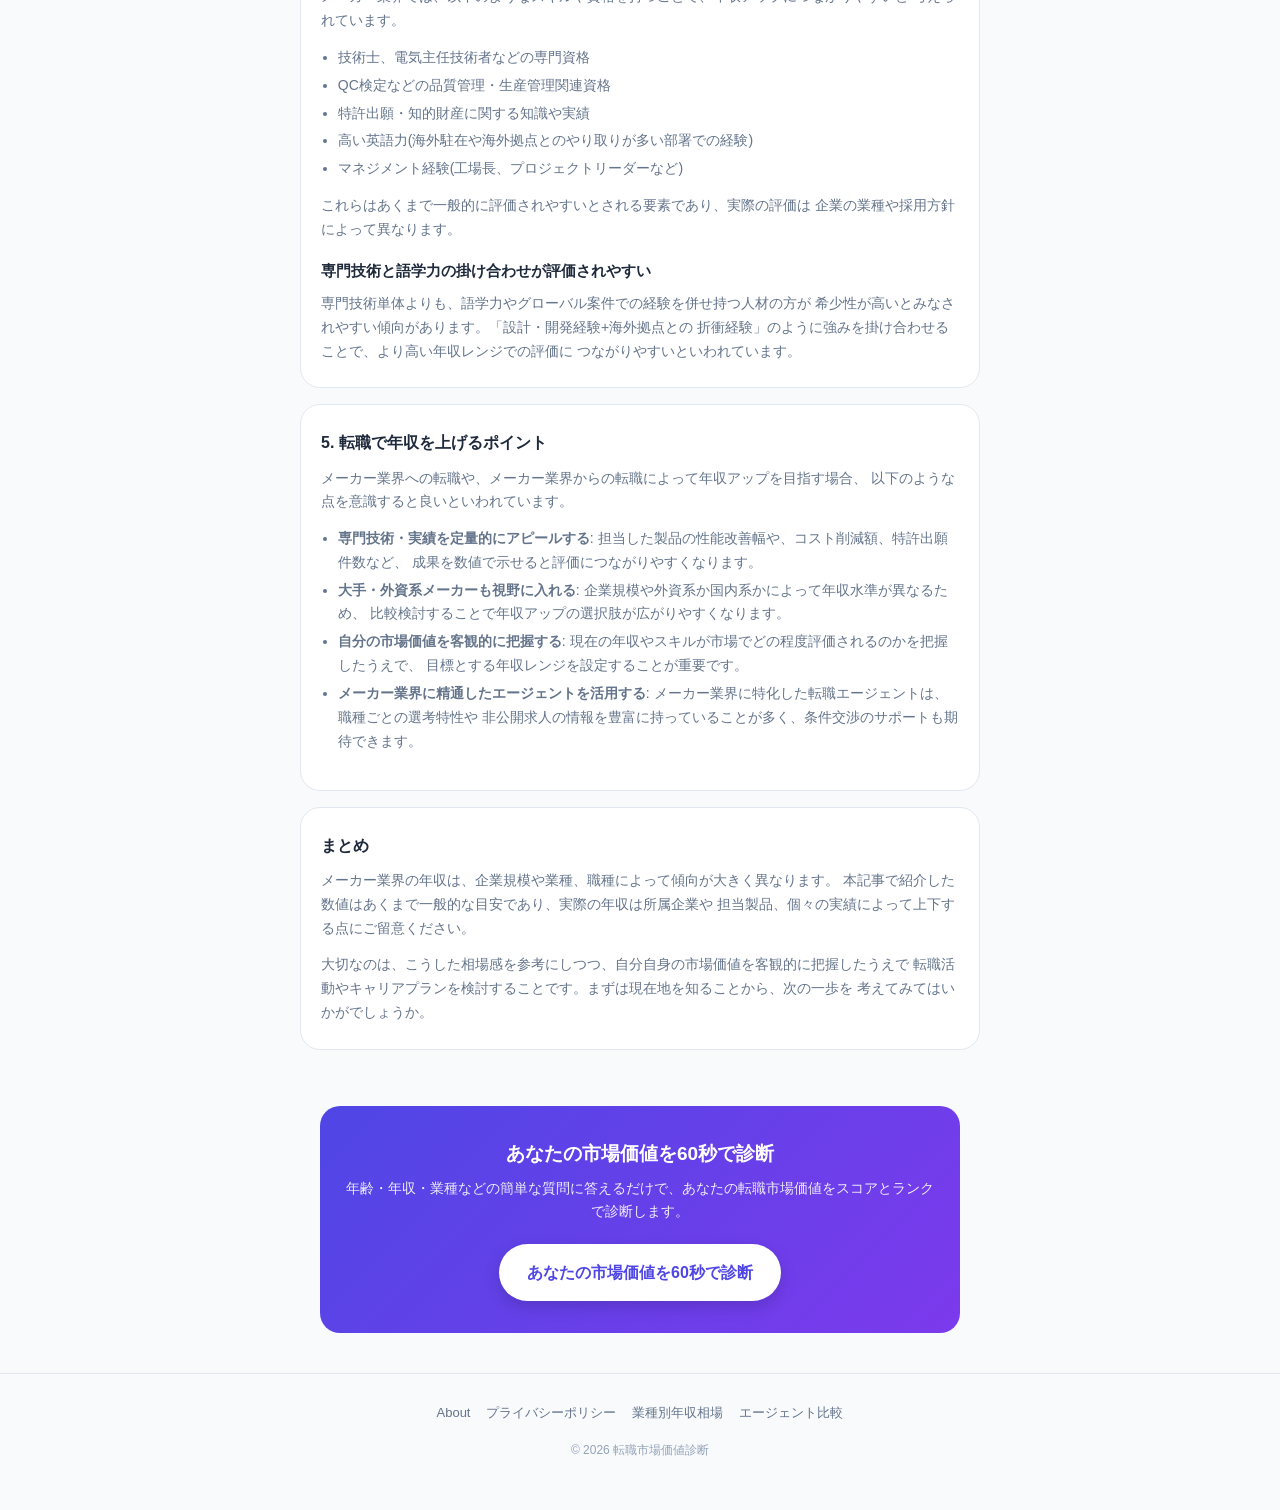
<file: salary/manufacturer/index.html>
<!DOCTYPE html>
<html lang="ja">
<head>
<meta charset="UTF-8">
<meta name="viewport" content="width=device-width, initial-scale=1.0">
<title>メーカー業界の年収相場まとめ | 年代・職種別データとキャリアアップのポイント</title>
<meta name="description" content="メーカー業界の年収相場を年代別・職種別に解説。研究開発・生産技術・設計エンジニア・海外営業の傾向や、資格・スキルによる年収アップ要因、転職で年収を上げるポイントを紹介します。">
<link rel="stylesheet" href="../../css/style.css">
</head>
<body>
<div class="page">

  <header class="site-header">
    <div class="site-header__inner">
      <a class="site-logo" href="/">
        <span class="site-logo__mark">C</span>
        転職市場価値診断
      </a>
      <a class="header-cta" href="/diagnosis/">診断する</a>
    </div>
  </header>

  <main class="main">
    <div class="container">
      <p style="margin:16px 0 0;"><a class="header-back" href="/salary/">&larr; 業種別年収相場の一覧に戻る</a></p>
      <section class="page-hero">
        <h1 class="page-hero__title">メーカー業界の年収相場まとめ</h1>
        <p class="article-lead">年代別・職種別の相場傾向と、年収アップのポイントを解説します</p>
        <p class="article-updated">最終更新日: 2026年7月15日</p>
      </section>

      <section class="section">

        <div class="prose-card">
          <h2>1. メーカー業界の年収の特徴</h2>
          <p>
            メーカー業界は、IT・Web業界やコンサル業界などと比べると、年収の伸び方が
            緩やかで安定している傾向にあるといわれています。背景には、勤続年数に応じて
            段階的に昇給する年功序列的な賃金制度が根強く残っている企業が多いことがあります。
          </p>
          <p>
            一方で、業績に応じた賞与(ボーナス)の比重は決して小さくなく、会社全体の
            業績が良い年は年収が大きく上振れすることもあります。また、自動車・電機・
            素材といった大手メーカーは中小メーカーと比べて年収水準が高い傾向にあり、
            海外駐在や専門技術職といった特定のキャリアパスを歩むことで、年収を伸ばしやすく
            なる場合もあるといわれています。
          </p>
          <p>
            ただし、これらはあくまで業界全体としての一般的な傾向であり、企業規模や
            業種(自動車・電機・化学・食品など)、個人の役割によって年収は大きく異なる
            点にご留意ください。
          </p>
        </div>

        <div class="prose-card">
          <h2>2. 年代別の年収相場傾向</h2>
          <p>
            一般的に、メーカー業界における年代別の年収相場は、以下のような傾向にあるといわれています。
          </p>
          <div class="table-wrap">
            <table class="data-table">
              <thead>
                <tr><th>年代</th><th>年収相場の目安</th></tr>
              </thead>
              <tbody>
                <tr><td>20代</td><td>350万円〜500万円程度</td></tr>
                <tr><td>30代</td><td>500万円〜750万円程度</td></tr>
                <tr><td>40代</td><td>650万円〜950万円程度</td></tr>
              </tbody>
            </table>
          </div>
          <p class="note-box">
            数値はあくまで傾向を示す目安です。大手メーカーか中小メーカーか、また業種
            (自動車・電機・化学・食品など)によって幅が大きく生じるため、参考情報として
            ご覧ください。
          </p>
        </div>

        <div class="prose-card">
          <h2>3. 職種別の年収相場傾向</h2>
          <p>
            メーカー業界では職種によっても年収水準の傾向が異なります。
            代表的な職種を例に、相場の目安をまとめました。
          </p>
          <div class="table-wrap">
            <table class="data-table">
              <thead>
                <tr><th>職種</th><th>年収相場の目安</th></tr>
              </thead>
              <tbody>
                <tr><td>研究開発(R&amp;D)</td><td>500万円〜850万円程度</td></tr>
                <tr><td>設計・開発エンジニア</td><td>450万円〜750万円程度</td></tr>
                <tr><td>生産技術・品質管理</td><td>450万円〜700万円程度</td></tr>
                <tr><td>海外営業・海外駐在</td><td>550万円〜900万円程度</td></tr>
              </tbody>
            </table>
          </div>
          <p>
            研究開発職や海外営業・海外駐在は、専門性や語学力が求められる分、
            相対的に高めの年収レンジになりやすい傾向があります。一方で、いずれの職種も
            担当する製品領域や企業規模、マネジメント経験の有無によって水準は変動します。
          </p>
        </div>

        <div class="prose-card">
          <h2>4. スキル・資格による年収アップ要因</h2>
          <p>
            メーカー業界では、以下のようなスキルや資格を持つことで、年収アップにつながりやすいと
            考えられています。
          </p>
          <ul>
            <li>技術士、電気主任技術者などの専門資格</li>
            <li>QC検定などの品質管理・生産管理関連資格</li>
            <li>特許出願・知的財産に関する知識や実績</li>
            <li>高い英語力(海外駐在や海外拠点とのやり取りが多い部署での経験)</li>
            <li>マネジメント経験(工場長、プロジェクトリーダーなど)</li>
          </ul>
          <p>
            これらはあくまで一般的に評価されやすいとされる要素であり、実際の評価は
            企業の業種や採用方針によって異なります。
          </p>
          <h3>専門技術と語学力の掛け合わせが評価されやすい</h3>
          <p>
            専門技術単体よりも、語学力やグローバル案件での経験を併せ持つ人材の方が
            希少性が高いとみなされやすい傾向があります。「設計・開発経験+海外拠点との
            折衝経験」のように強みを掛け合わせることで、より高い年収レンジでの評価に
            つながりやすいといわれています。
          </p>
        </div>

        <div class="prose-card">
          <h2>5. 転職で年収を上げるポイント</h2>
          <p>
            メーカー業界への転職や、メーカー業界からの転職によって年収アップを目指す場合、
            以下のような点を意識すると良いといわれています。
          </p>
          <ul>
            <li>
              <strong>専門技術・実績を定量的にアピールする</strong>:
              担当した製品の性能改善幅や、コスト削減額、特許出願件数など、
              成果を数値で示せると評価につながりやすくなります。
            </li>
            <li>
              <strong>大手・外資系メーカーも視野に入れる</strong>:
              企業規模や外資系か国内系かによって年収水準が異なるため、
              比較検討することで年収アップの選択肢が広がりやすくなります。
            </li>
            <li>
              <strong>自分の市場価値を客観的に把握する</strong>:
              現在の年収やスキルが市場でどの程度評価されるのかを把握したうえで、
              目標とする年収レンジを設定することが重要です。
            </li>
            <li>
              <strong>メーカー業界に精通したエージェントを活用する</strong>:
              メーカー業界に特化した転職エージェントは、職種ごとの選考特性や
              非公開求人の情報を豊富に持っていることが多く、条件交渉のサポートも期待できます。
            </li>
          </ul>
        </div>

        <div class="prose-card">
          <h2>まとめ</h2>
          <p>
            メーカー業界の年収は、企業規模や業種、職種によって傾向が大きく異なります。
            本記事で紹介した数値はあくまで一般的な目安であり、実際の年収は所属企業や
            担当製品、個々の実績によって上下する点にご留意ください。
          </p>
          <p>
            大切なのは、こうした相場感を参考にしつつ、自分自身の市場価値を客観的に把握したうえで
            転職活動やキャリアプランを検討することです。まずは現在地を知ることから、次の一歩を
            考えてみてはいかがでしょうか。
          </p>
        </div>

      </section>

      <section class="container">
        <div class="cta-band">
          <div class="cta-band__title">あなたの市場価値を60秒で診断</div>
          <p class="cta-band__desc">
            年齢・年収・業種などの簡単な質問に答えるだけで、あなたの転職市場価値をスコアとランクで診断します。
          </p>
          <a class="btn btn-primary" href="/diagnosis/">あなたの市場価値を60秒で診断</a>
        </div>
      </section>
    </div>
  </main>

  <footer class="site-footer">
    <nav class="footer-nav container">
      <a href="/about/">About</a>
      <a href="/privacy/">プライバシーポリシー</a>
      <a href="/salary/">業種別年収相場</a>
      <a href="/agent-comparison/">エージェント比較</a>
    </nav>
    <p class="footer-copy">&copy; 2026 転職市場価値診断</p>
  </footer>

</div>
</body>
</html>
</file>
<file: css/style.css>
/* ==========================================================================
   Reset & Base
   ========================================================================== */
*, *::before, *::after {
  box-sizing: border-box;
}

:root {
  --color-primary: #4f46e5;
  --color-primary-dark: #4338ca;
  --color-primary-light: #eef2ff;
  --color-bg: #f8fafc;
  --color-surface: #ffffff;
  --color-text: #1e293b;
  --color-text-muted: #64748b;
  --color-border: #e2e8f0;
  --color-success: #10b981;

  --rank-s: #f59e0b;
  --rank-a: #4f46e5;
  --rank-b: #10b981;
  --rank-c: #f97316;
  --rank-d: #94a3b8;

  --radius-sm: 8px;
  --radius-md: 14px;
  --radius-lg: 20px;
  --shadow-sm: 0 1px 3px rgba(15, 23, 42, 0.08);
  --shadow-md: 0 8px 24px rgba(15, 23, 42, 0.08);
  --max-width: 720px;
}

html {
  -webkit-text-size-adjust: 100%;
}

body {
  margin: 0;
  font-family: -apple-system, BlinkMacSystemFont, "Hiragino Sans", "Hiragino Kaku Gothic ProN",
    "Noto Sans JP", "Yu Gothic", Meiryo, sans-serif;
  color: var(--color-text);
  background: var(--color-bg);
  line-height: 1.7;
  -webkit-font-smoothing: antialiased;
}

img { max-width: 100%; display: block; }

a {
  color: var(--color-primary);
  text-decoration: none;
}

h1, h2, h3, p, ul, ol {
  margin: 0 0 0.75em 0;
}

ul { padding-left: 1.2em; }

button {
  font-family: inherit;
}

/* ==========================================================================
   Layout helpers
   ========================================================================== */
.container {
  width: 100%;
  max-width: var(--max-width);
  margin: 0 auto;
  padding: 0 20px;
}

.page {
  min-height: 100vh;
  display: flex;
  flex-direction: column;
}

.main {
  flex: 1;
}

/* ==========================================================================
   Header
   ========================================================================== */
.site-header {
  background: var(--color-surface);
  border-bottom: 1px solid var(--color-border);
  position: sticky;
  top: 0;
  z-index: 10;
}

.site-header__inner {
  display: flex;
  align-items: center;
  justify-content: space-between;
  padding: 14px 20px;
  max-width: var(--max-width);
  margin: 0 auto;
}

.site-logo {
  font-weight: 700;
  font-size: 16px;
  color: var(--color-text);
  display: flex;
  align-items: center;
  gap: 6px;
}

.site-logo__mark {
  display: inline-flex;
  align-items: center;
  justify-content: center;
  width: 28px;
  height: 28px;
  border-radius: 8px;
  background: var(--color-primary);
  color: #fff;
  font-size: 14px;
  font-weight: 800;
}

.header-cta {
  background: var(--color-primary);
  color: #fff;
  padding: 8px 16px;
  border-radius: 999px;
  font-size: 13px;
  font-weight: 700;
  white-space: nowrap;
}

.header-back {
  font-size: 14px;
  color: var(--color-text-muted);
  font-weight: 600;
}

/* ==========================================================================
   Buttons
   ========================================================================== */
.btn {
  display: inline-flex;
  align-items: center;
  justify-content: center;
  gap: 8px;
  border: none;
  border-radius: 999px;
  padding: 15px 28px;
  font-size: 16px;
  font-weight: 700;
  cursor: pointer;
  text-align: center;
  transition: transform 0.15s ease, box-shadow 0.15s ease, opacity 0.15s ease;
}

.btn:active {
  transform: scale(0.98);
}

.btn-primary {
  background: var(--color-primary);
  color: #fff;
  box-shadow: 0 6px 16px rgba(79, 70, 229, 0.35);
}

.btn-primary:hover {
  background: var(--color-primary-dark);
}

.btn-outline {
  background: transparent;
  color: var(--color-primary);
  border: 2px solid var(--color-primary);
  padding: 13px 26px;
}

.btn-block {
  width: 100%;
}

.btn:disabled {
  opacity: 0.4;
  cursor: not-allowed;
  box-shadow: none;
}

/* ==========================================================================
   Hero (Top page)
   ========================================================================== */
.hero {
  padding: 56px 0 40px;
  text-align: center;
}

.hero__eyebrow {
  display: inline-block;
  background: var(--color-primary-light);
  color: var(--color-primary);
  font-size: 12px;
  font-weight: 700;
  padding: 6px 14px;
  border-radius: 999px;
  margin-bottom: 16px;
}

.hero__title {
  font-size: 30px;
  font-weight: 800;
  line-height: 1.4;
  margin-bottom: 14px;
}

.hero__title em {
  font-style: normal;
  color: var(--color-primary);
}

.hero__desc {
  color: var(--color-text-muted);
  font-size: 15px;
  margin-bottom: 28px;
}

.hero__meta {
  display: flex;
  justify-content: center;
  gap: 18px;
  margin-top: 18px;
  flex-wrap: wrap;
  font-size: 13px;
  color: var(--color-text-muted);
}

.hero__meta span {
  display: inline-flex;
  align-items: center;
  gap: 5px;
}

/* ==========================================================================
   Cards / sections
   ========================================================================== */
.section {
  padding: 32px 0;
}

.section__title {
  font-size: 20px;
  font-weight: 800;
  text-align: center;
  margin-bottom: 24px;
}

.card-grid {
  display: grid;
  grid-template-columns: repeat(3, 1fr);
  gap: 14px;
}

.feature-card {
  background: var(--color-surface);
  border: 1px solid var(--color-border);
  border-radius: var(--radius-md);
  padding: 20px 14px;
  text-align: center;
}

.feature-card__icon {
  font-size: 26px;
  margin-bottom: 10px;
}

.feature-card__title {
  font-weight: 700;
  font-size: 14px;
  margin-bottom: 6px;
}

.feature-card__desc {
  font-size: 12.5px;
  color: var(--color-text-muted);
  margin: 0;
}

.steps {
  display: flex;
  flex-direction: column;
  gap: 16px;
}

.step-row {
  display: flex;
  align-items: flex-start;
  gap: 14px;
  background: var(--color-surface);
  border: 1px solid var(--color-border);
  border-radius: var(--radius-md);
  padding: 16px;
}

.step-row__num {
  flex: none;
  width: 32px;
  height: 32px;
  border-radius: 50%;
  background: var(--color-primary);
  color: #fff;
  font-weight: 800;
  font-size: 14px;
  display: flex;
  align-items: center;
  justify-content: center;
}

.step-row__title {
  font-weight: 700;
  font-size: 14.5px;
  margin-bottom: 3px;
}

.step-row__desc {
  font-size: 13px;
  color: var(--color-text-muted);
  margin: 0;
}

.rank-preview {
  display: flex;
  justify-content: center;
  gap: 8px;
  flex-wrap: wrap;
  margin-top: 4px;
}

.rank-chip {
  width: 34px;
  height: 34px;
  border-radius: 50%;
  color: #fff;
  font-weight: 800;
  font-size: 14px;
  display: flex;
  align-items: center;
  justify-content: center;
}

.cta-band {
  background: linear-gradient(135deg, var(--color-primary), #7c3aed);
  border-radius: var(--radius-lg);
  padding: 32px 24px;
  text-align: center;
  color: #fff;
  margin: 8px 0 40px;
}

.cta-band__title {
  font-size: 19px;
  font-weight: 800;
  margin-bottom: 8px;
}

.cta-band__desc {
  font-size: 13.5px;
  opacity: 0.9;
  margin-bottom: 20px;
}

.cta-band .btn-primary {
  background: #fff;
  color: var(--color-primary);
  box-shadow: 0 6px 16px rgba(0, 0, 0, 0.15);
}

/* ==========================================================================
   Footer
   ========================================================================== */
.site-footer {
  border-top: 1px solid var(--color-border);
  padding: 28px 0 40px;
  margin-top: auto;
}

.footer-nav {
  display: flex;
  flex-wrap: wrap;
  justify-content: center;
  gap: 16px;
  margin-bottom: 16px;
  font-size: 13px;
}

.footer-nav a {
  color: var(--color-text-muted);
}

.footer-nav span.soon {
  color: #cbd5e1;
  cursor: default;
}

.footer-copy {
  text-align: center;
  font-size: 12px;
  color: #94a3b8;
}

/* ==========================================================================
   Diagnosis wizard
   ========================================================================== */
.progress-wrap {
  padding: 18px 0 4px;
}

.progress-label {
  display: flex;
  justify-content: space-between;
  font-size: 12.5px;
  color: var(--color-text-muted);
  font-weight: 700;
  margin-bottom: 8px;
}

.progress-bar {
  height: 8px;
  background: var(--color-border);
  border-radius: 999px;
  overflow: hidden;
}

.progress-bar__fill {
  height: 100%;
  background: var(--color-primary);
  border-radius: 999px;
  transition: width 0.3s ease;
  width: 0%;
}

.question-wrap {
  padding: 28px 0 20px;
}

.question-card {
  background: var(--color-surface);
  border: 1px solid var(--color-border);
  border-radius: var(--radius-lg);
  padding: 26px 20px;
  box-shadow: var(--shadow-sm);
}

.question-card__label {
  font-size: 12.5px;
  font-weight: 700;
  color: var(--color-primary);
  margin-bottom: 8px;
}

.question-card__title {
  font-size: 19px;
  font-weight: 800;
  margin-bottom: 4px;
  line-height: 1.5;
}

.question-card__hint {
  font-size: 12.5px;
  color: var(--color-text-muted);
  margin-bottom: 20px;
}

.option-list {
  display: flex;
  flex-direction: column;
  gap: 10px;
}

.option {
  display: flex;
  align-items: center;
  gap: 12px;
  border: 2px solid var(--color-border);
  border-radius: var(--radius-md);
  padding: 14px 16px;
  cursor: pointer;
  transition: border-color 0.15s ease, background 0.15s ease;
  user-select: none;
}

.option:active {
  transform: scale(0.995);
}

.option input {
  accent-color: var(--color-primary);
  width: 18px;
  height: 18px;
  flex: none;
}

.option__label {
  font-size: 14.5px;
  font-weight: 600;
  flex: 1;
}

.option.is-selected {
  border-color: var(--color-primary);
  background: var(--color-primary-light);
}

.wizard-nav {
  display: flex;
  gap: 10px;
  margin-top: 22px;
}

.wizard-nav .btn {
  flex: 1;
}

.error-msg {
  color: #dc2626;
  font-size: 13px;
  font-weight: 700;
  margin-top: 12px;
  display: none;
}

.error-msg.is-visible {
  display: block;
}

/* ==========================================================================
   Result page
   ========================================================================== */
.result-hero {
  text-align: center;
  padding: 36px 0 8px;
}

.rank-badge {
  width: 112px;
  height: 112px;
  border-radius: 50%;
  margin: 0 auto 18px;
  display: flex;
  align-items: center;
  justify-content: center;
  font-size: 52px;
  font-weight: 800;
  color: #fff;
  box-shadow: var(--shadow-md);
}

.result-score {
  font-size: 15px;
  color: var(--color-text-muted);
  font-weight: 700;
  margin-bottom: 4px;
}

.result-score strong {
  font-size: 30px;
  color: var(--color-text);
}

.result-rank-title {
  font-size: 21px;
  font-weight: 800;
  margin-bottom: 10px;
}

.result-rank-desc {
  font-size: 14px;
  color: var(--color-text-muted);
  max-width: 480px;
  margin: 0 auto 8px;
}

.tag-badge {
  display: inline-block;
  background: var(--color-primary-light);
  color: var(--color-primary);
  font-size: 12.5px;
  font-weight: 700;
  padding: 5px 14px;
  border-radius: 999px;
  margin-top: 10px;
}

.breakdown {
  background: var(--color-surface);
  border: 1px solid var(--color-border);
  border-radius: var(--radius-lg);
  padding: 20px;
}

.breakdown__row {
  margin-bottom: 14px;
}

.breakdown__row:last-child {
  margin-bottom: 0;
}

.breakdown__top {
  display: flex;
  justify-content: space-between;
  font-size: 13px;
  margin-bottom: 6px;
}

.breakdown__label {
  font-weight: 700;
  color: var(--color-text);
}

.breakdown__value {
  color: var(--color-text-muted);
  font-weight: 700;
}

.breakdown__bar {
  height: 8px;
  background: var(--color-border);
  border-radius: 999px;
  overflow: hidden;
}

.breakdown__bar-fill {
  height: 100%;
  background: var(--color-primary);
  border-radius: 999px;
}

.agent-section__title {
  font-size: 18px;
  font-weight: 800;
  margin-bottom: 4px;
}

.agent-section__desc {
  font-size: 13px;
  color: var(--color-text-muted);
  margin-bottom: 18px;
}

.agent-card {
  background: var(--color-surface);
  border: 2px solid var(--color-border);
  border-radius: var(--radius-lg);
  padding: 20px;
  margin-bottom: 16px;
  position: relative;
}

.agent-card.is-main {
  border-color: var(--color-primary);
  box-shadow: var(--shadow-md);
}

.agent-card__badge {
  position: absolute;
  top: -12px;
  left: 18px;
  background: var(--color-primary);
  color: #fff;
  font-size: 11.5px;
  font-weight: 800;
  padding: 4px 12px;
  border-radius: 999px;
}

.agent-card.is-sub .agent-card__badge {
  background: var(--color-text-muted);
}

.agent-card__name {
  font-size: 17px;
  font-weight: 800;
  margin: 6px 0 6px;
}

.agent-card__desc {
  font-size: 13.5px;
  color: var(--color-text-muted);
  margin-bottom: 16px;
}

.agent-card__tags {
  display: flex;
  gap: 6px;
  flex-wrap: wrap;
  margin-bottom: 14px;
}

.mini-tag {
  font-size: 11px;
  font-weight: 700;
  background: var(--color-bg);
  border: 1px solid var(--color-border);
  color: var(--color-text-muted);
  padding: 3px 9px;
  border-radius: 999px;
}

.result-actions {
  display: flex;
  flex-direction: column;
  gap: 10px;
  margin: 28px 0 8px;
}

.empty-state {
  text-align: center;
  padding: 60px 20px;
}

.empty-state__title {
  font-size: 18px;
  font-weight: 800;
  margin-bottom: 8px;
}

.empty-state__desc {
  color: var(--color-text-muted);
  font-size: 14px;
  margin-bottom: 22px;
}

/* ==========================================================================
   Responsive
   ========================================================================== */
@media (max-width: 600px) {
  .hero__title {
    font-size: 24px;
  }

  .card-grid {
    grid-template-columns: 1fr;
  }

  .wizard-nav {
    position: sticky;
    bottom: 0;
    background: linear-gradient(to top, var(--color-bg) 60%, transparent);
    padding-top: 16px;
    padding-bottom: 12px;
  }
}

@media (min-width: 601px) {
  .hero {
    padding: 72px 0 56px;
  }
}

/* ==========================================================================
   Content pages (About / Privacy)
   ========================================================================== */
.page-hero {
  padding: 40px 0 8px;
  text-align: center;
}

.page-hero__title {
  font-size: 26px;
  font-weight: 800;
}

.page-hero__desc {
  color: var(--color-text-muted);
  font-size: 14px;
}

.prose-card {
  background: var(--color-surface);
  border: 1px solid var(--color-border);
  border-radius: var(--radius-lg);
  padding: 24px 20px;
  margin-bottom: 16px;
}

.prose-card h2 {
  font-size: 16px;
  font-weight: 800;
  margin-bottom: 10px;
}

.prose-card p {
  font-size: 14px;
  color: var(--color-text-muted);
  margin-bottom: 0.9em;
}

.prose-card p:last-child {
  margin-bottom: 0;
}

.prose-card ul {
  font-size: 14px;
  color: var(--color-text-muted);
  margin-bottom: 0.9em;
}

.prose-card li {
  margin-bottom: 0.3em;
}

.prose-meta {
  font-size: 12.5px;
  color: #94a3b8;
  text-align: right;
  margin: 4px 0 32px;
}

/* ==========================================================================
   Article pages (Salary reports, etc.)
   ========================================================================== */
.article-lead {
  font-size: 13px;
  color: var(--color-text-muted);
  text-align: center;
  margin-bottom: 4px;
}

.article-updated {
  font-size: 12px;
  color: #94a3b8;
  text-align: center;
  margin-bottom: 8px;
}

.prose-card h3 {
  font-size: 14.5px;
  font-weight: 800;
  margin: 18px 0 8px;
}

.prose-card h3:first-child {
  margin-top: 0;
}

.table-wrap {
  overflow-x: auto;
  margin-bottom: 0.9em;
  border: 1px solid var(--color-border);
  border-radius: var(--radius-sm);
}

.data-table {
  width: 100%;
  border-collapse: collapse;
  font-size: 13.5px;
  white-space: nowrap;
}

.data-table th,
.data-table td {
  padding: 10px 14px;
  text-align: left;
  border-bottom: 1px solid var(--color-border);
}

.data-table th {
  background: var(--color-bg);
  font-weight: 700;
  color: var(--color-text);
}

.data-table td {
  color: var(--color-text-muted);
}

.data-table tr:last-child td {
  border-bottom: none;
}

.note-box {
  background: var(--color-primary-light);
  border-radius: var(--radius-sm);
  padding: 12px 14px;
  font-size: 12.5px;
  color: var(--color-primary);
  margin-top: 10px;
}

/* ==========================================================================
   Article list (Salary category, etc.)
   ========================================================================== */
.article-list {
  display: flex;
  flex-direction: column;
  gap: 14px;
}

.article-card {
  display: block;
  background: var(--color-surface);
  border: 1px solid var(--color-border);
  border-radius: var(--radius-lg);
  padding: 20px;
  transition: border-color 0.15s ease, box-shadow 0.15s ease;
}

.article-card:hover {
  border-color: var(--color-primary);
  box-shadow: var(--shadow-sm);
}

.article-card__tag {
  display: inline-block;
  background: var(--color-primary-light);
  color: var(--color-primary);
  font-size: 11.5px;
  font-weight: 700;
  padding: 4px 12px;
  border-radius: 999px;
  margin-bottom: 10px;
}

.article-card__title {
  font-size: 16.5px;
  font-weight: 800;
  color: var(--color-text);
  margin-bottom: 8px;
}

.article-card__desc {
  font-size: 13.5px;
  color: var(--color-text-muted);
  margin-bottom: 10px;
}

.article-card__meta {
  font-size: 12px;
  color: #94a3b8;
}

.category-empty {
  background: var(--color-surface);
  border: 1px dashed var(--color-border);
  border-radius: var(--radius-lg);
  padding: 28px 20px;
  text-align: center;
  color: var(--color-text-muted);
  font-size: 13.5px;
}
</file>
